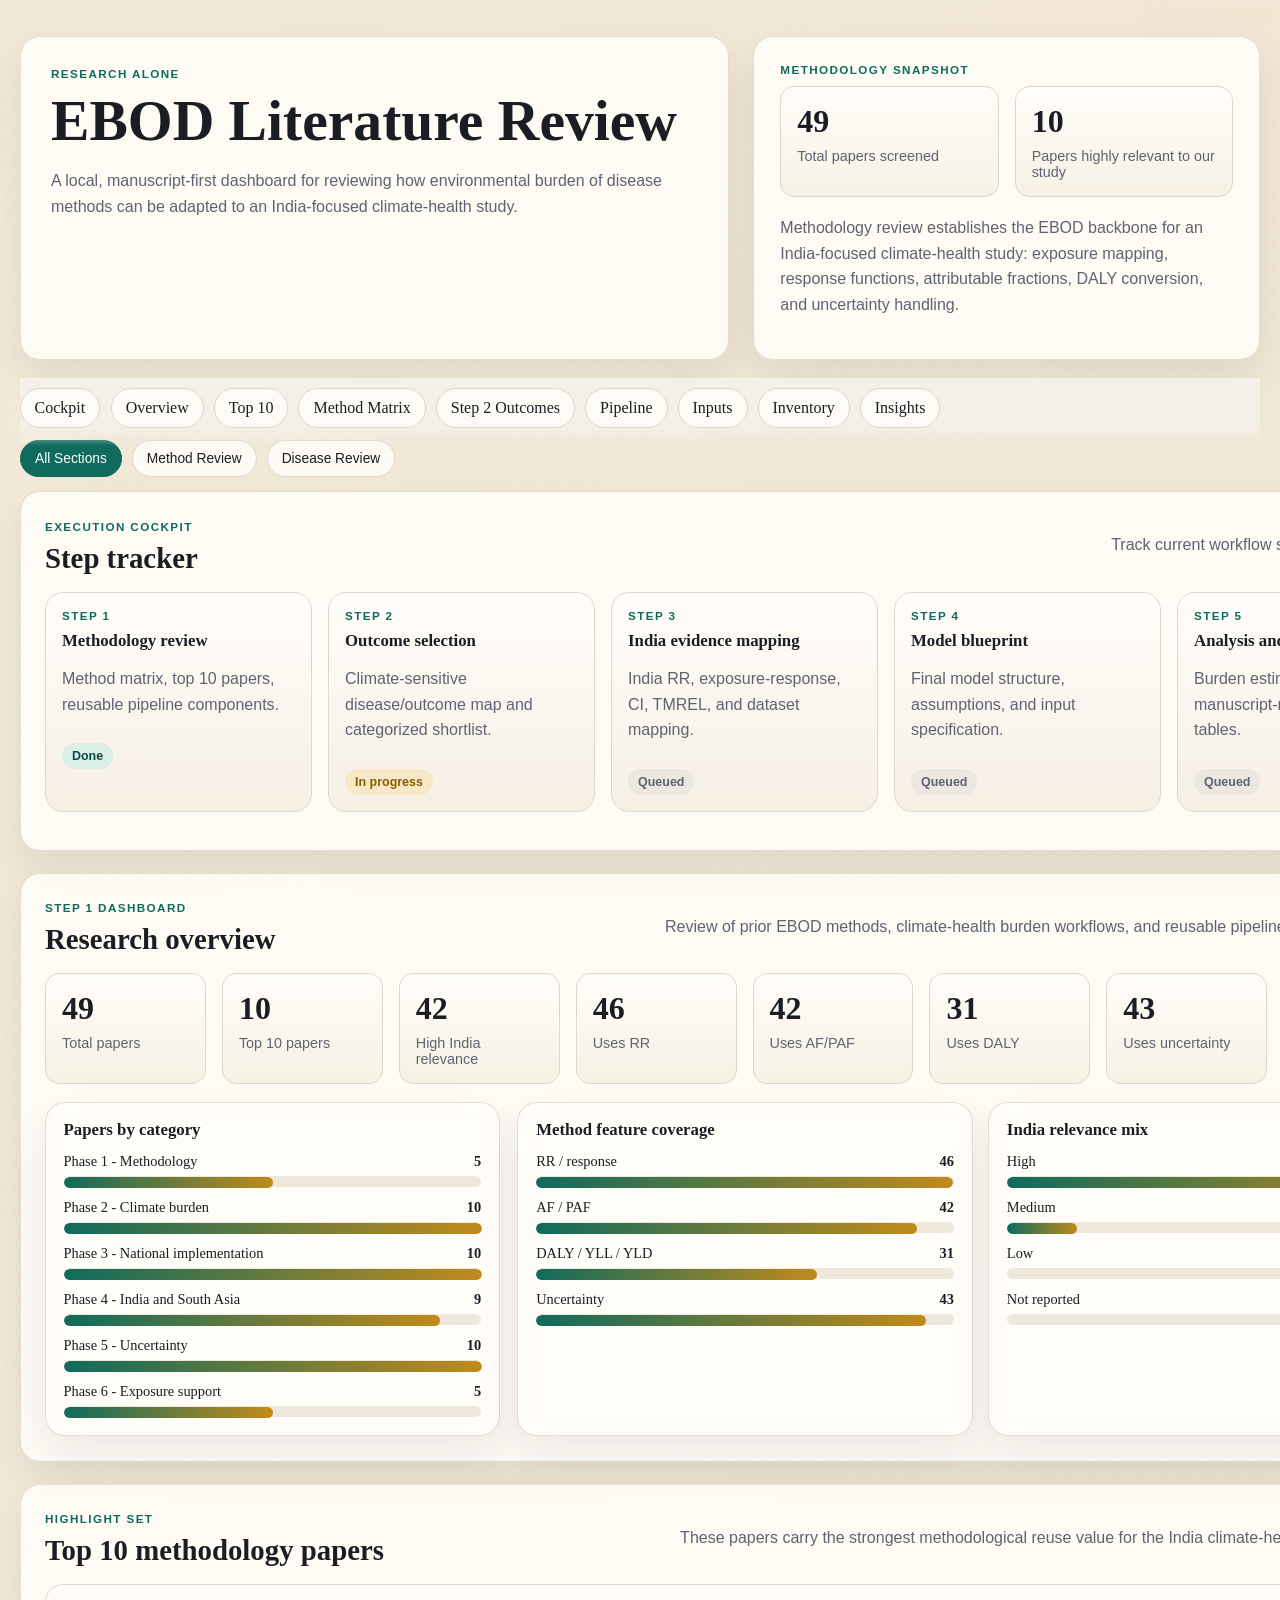
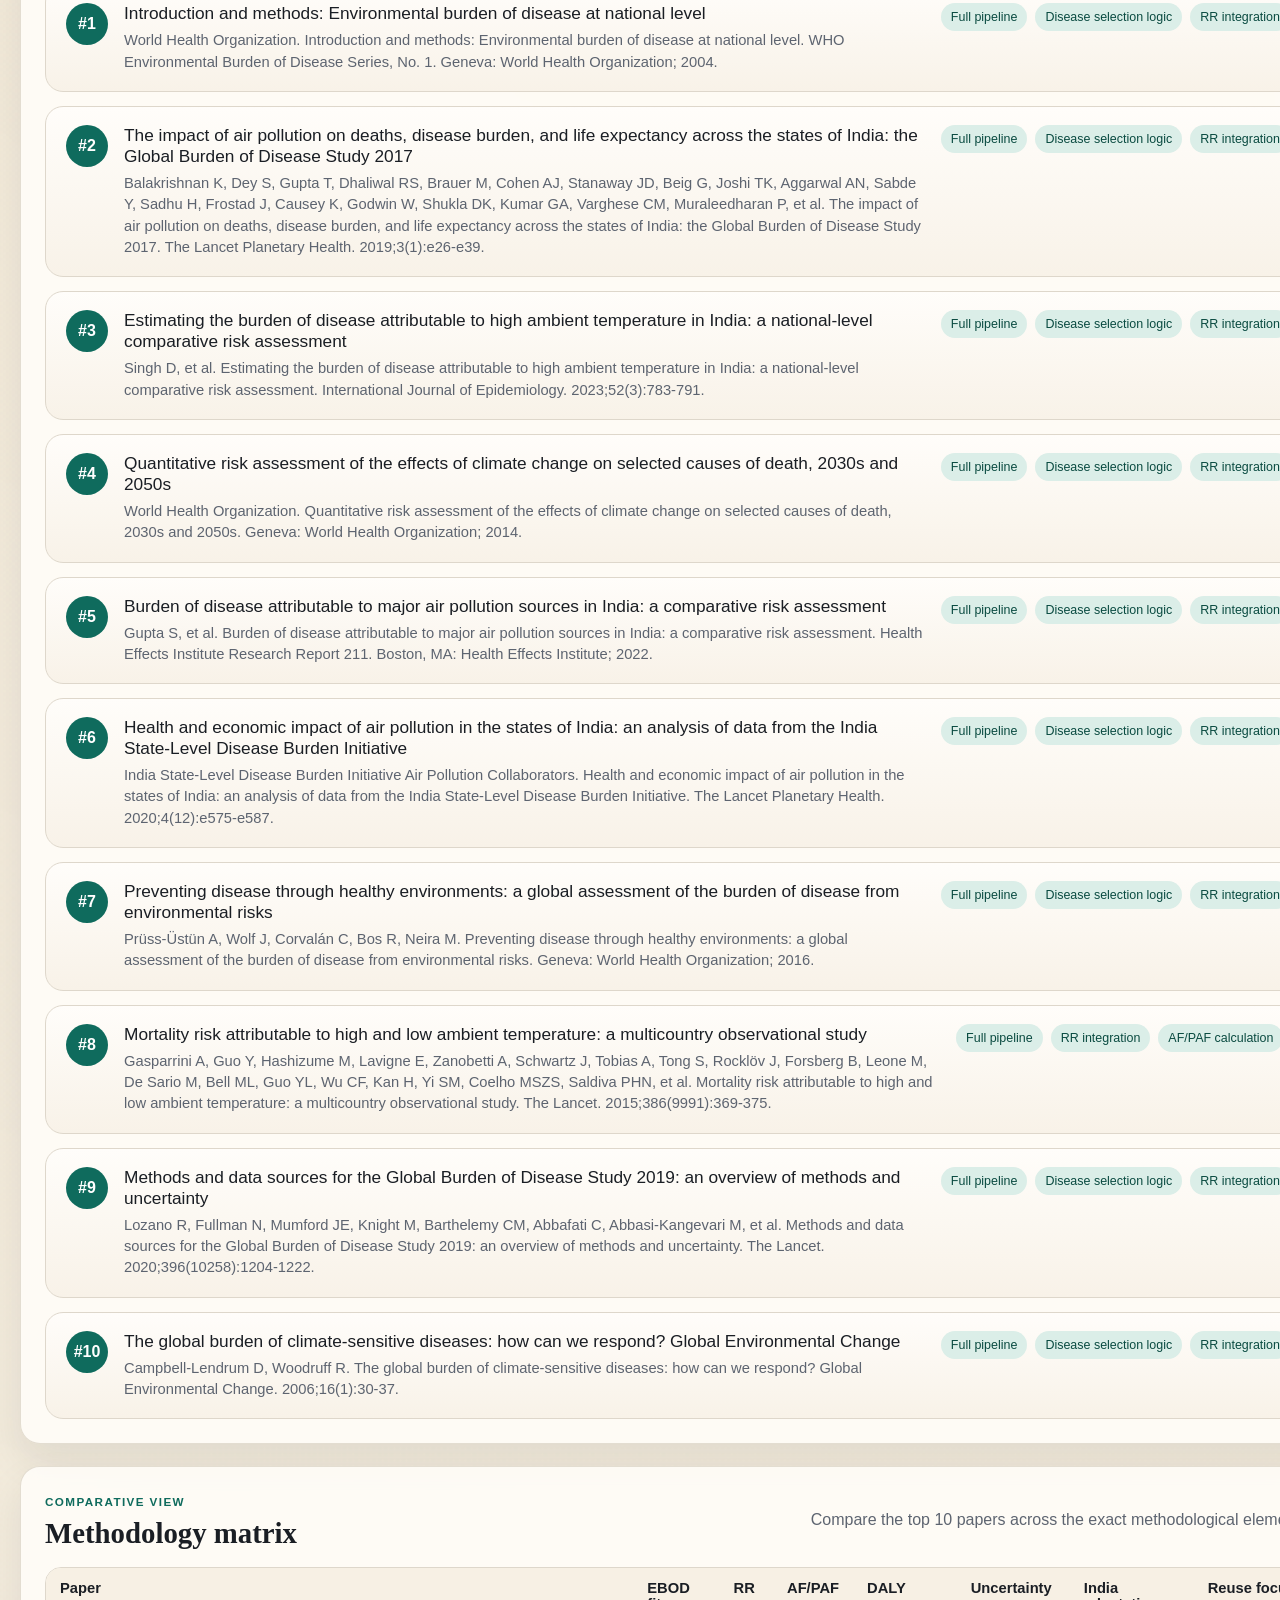
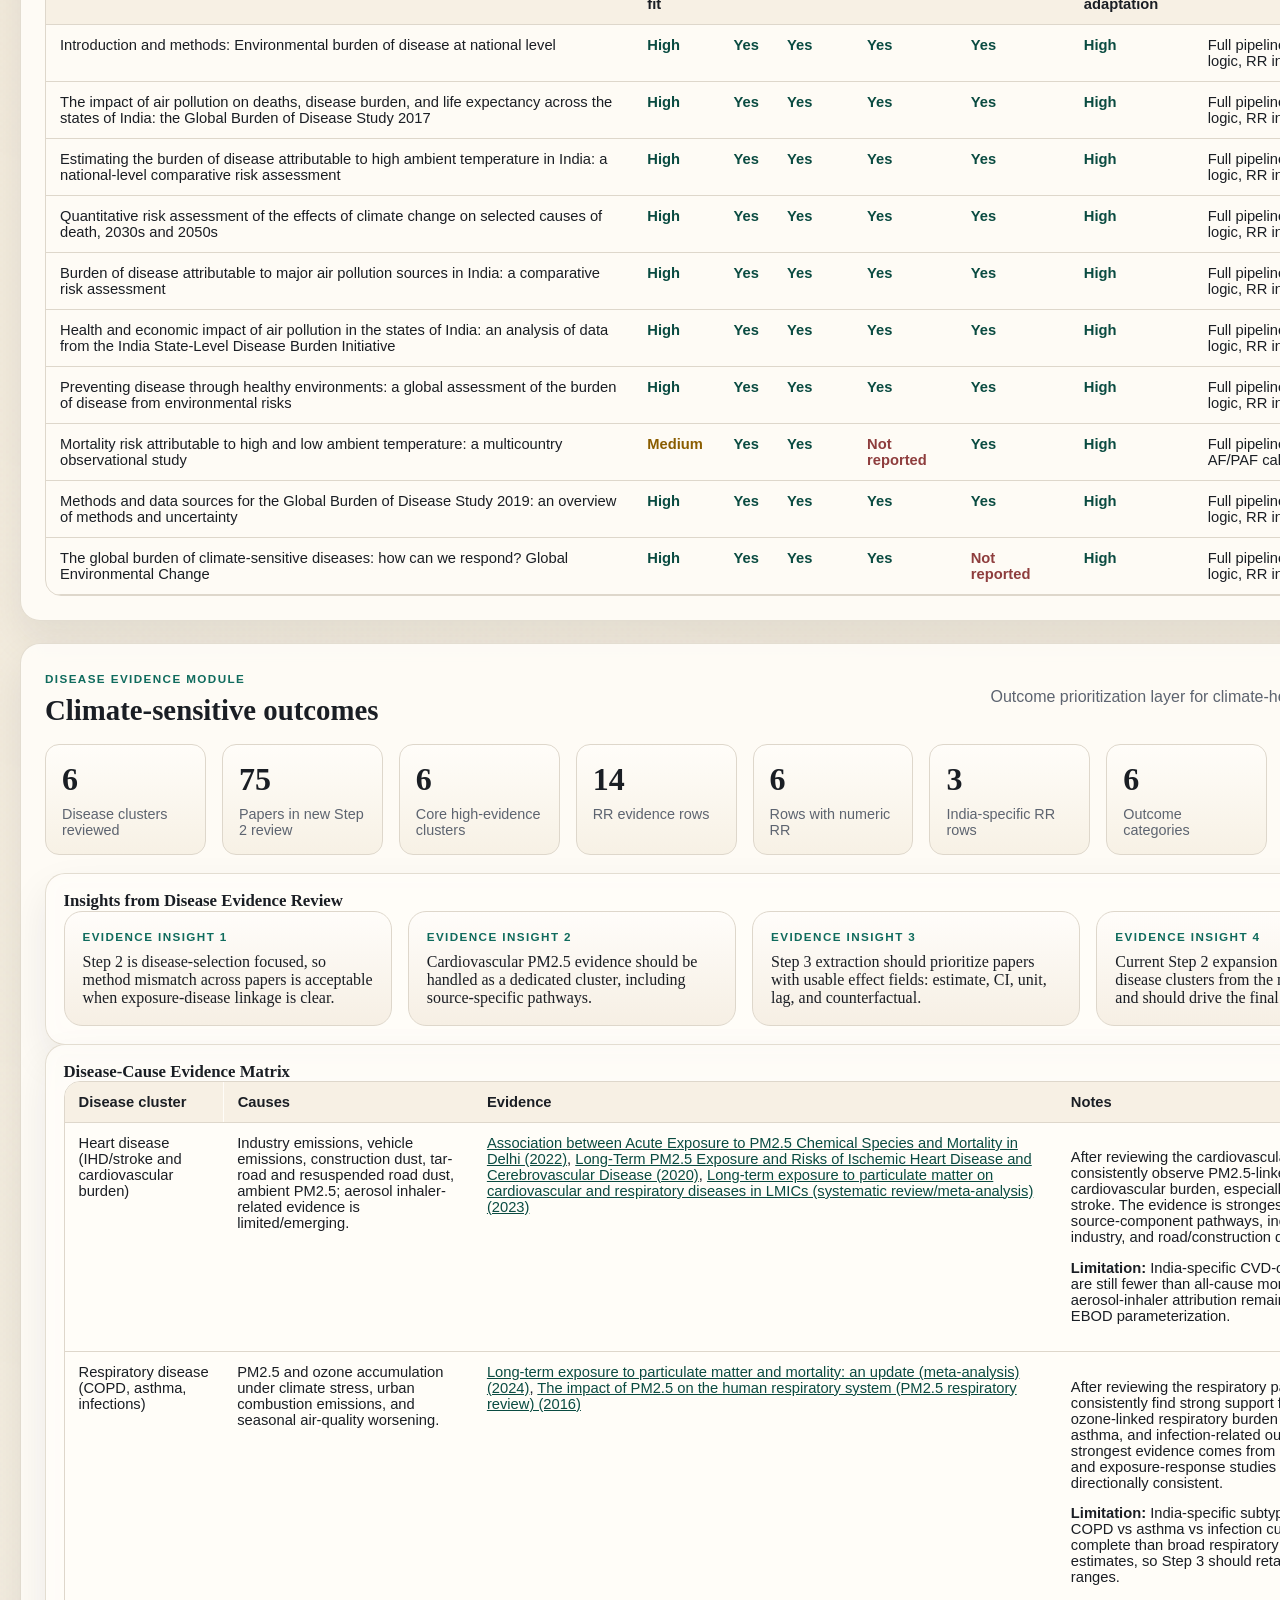
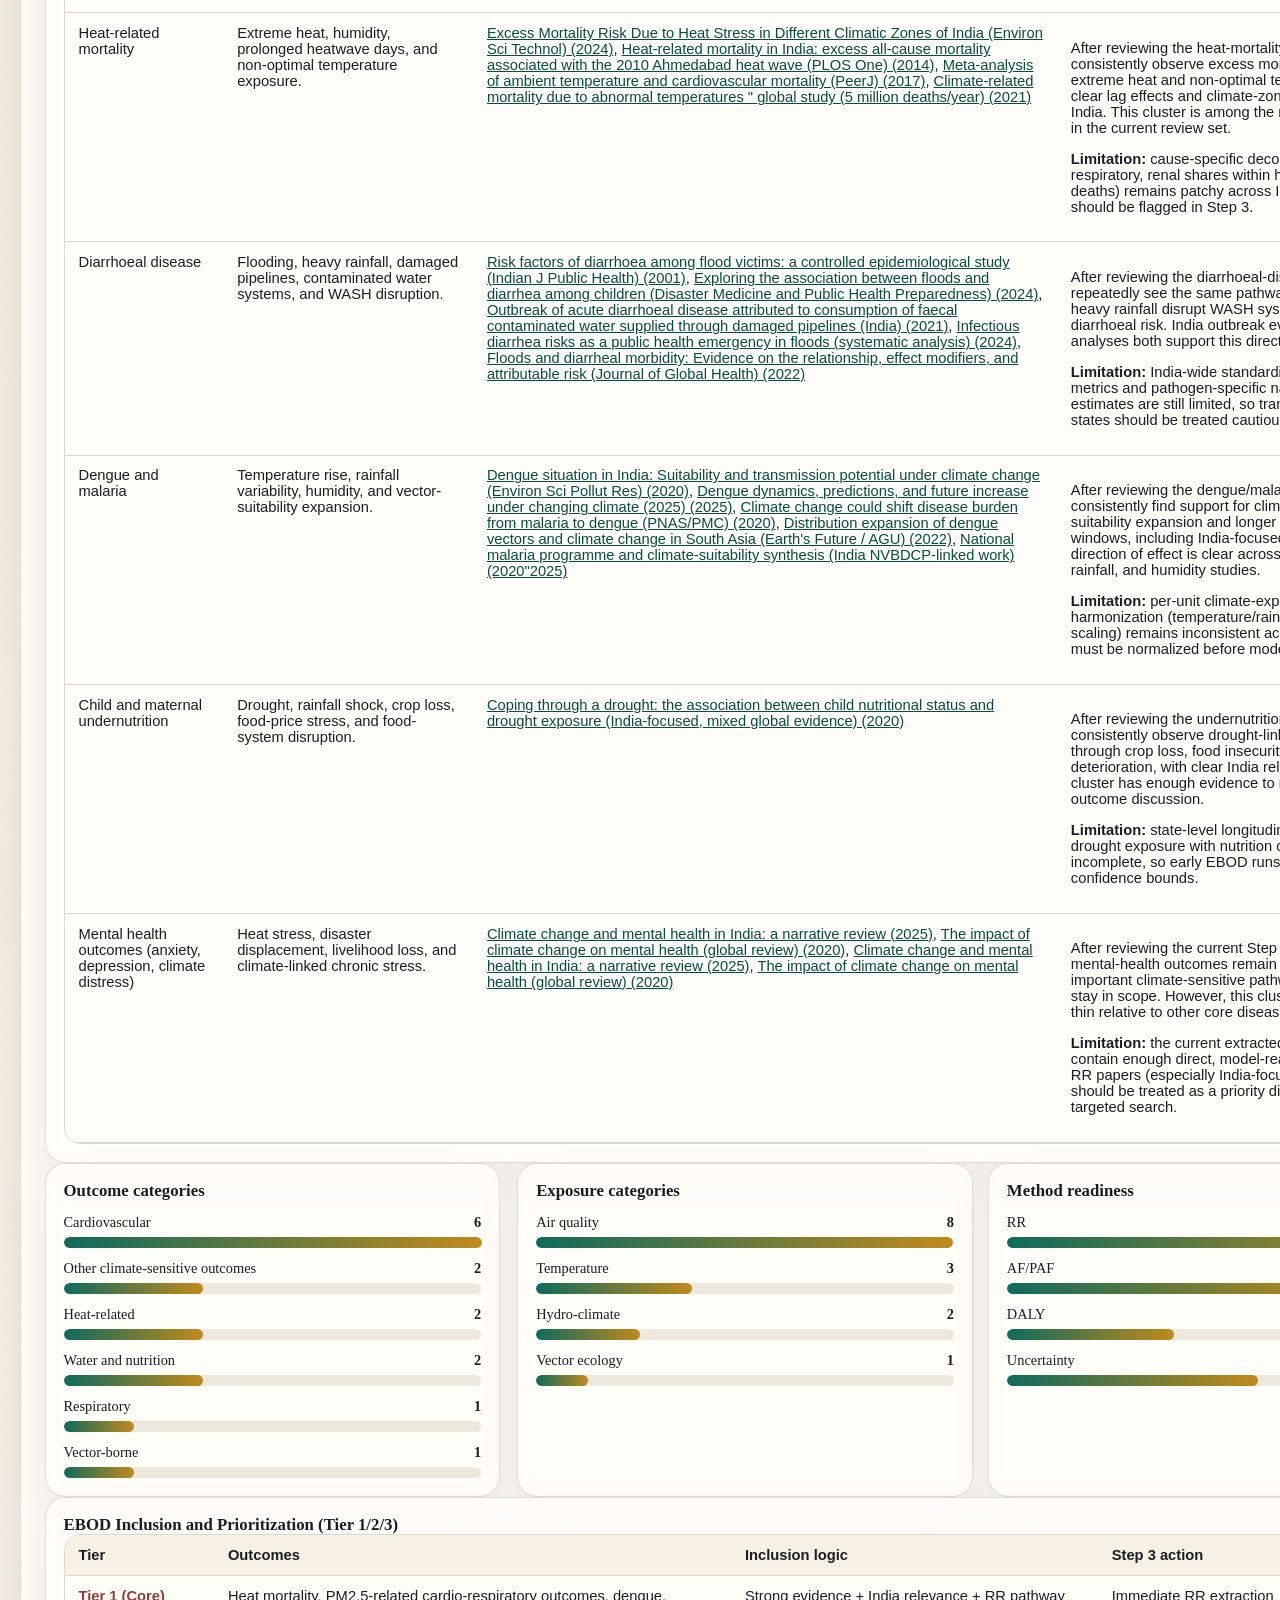
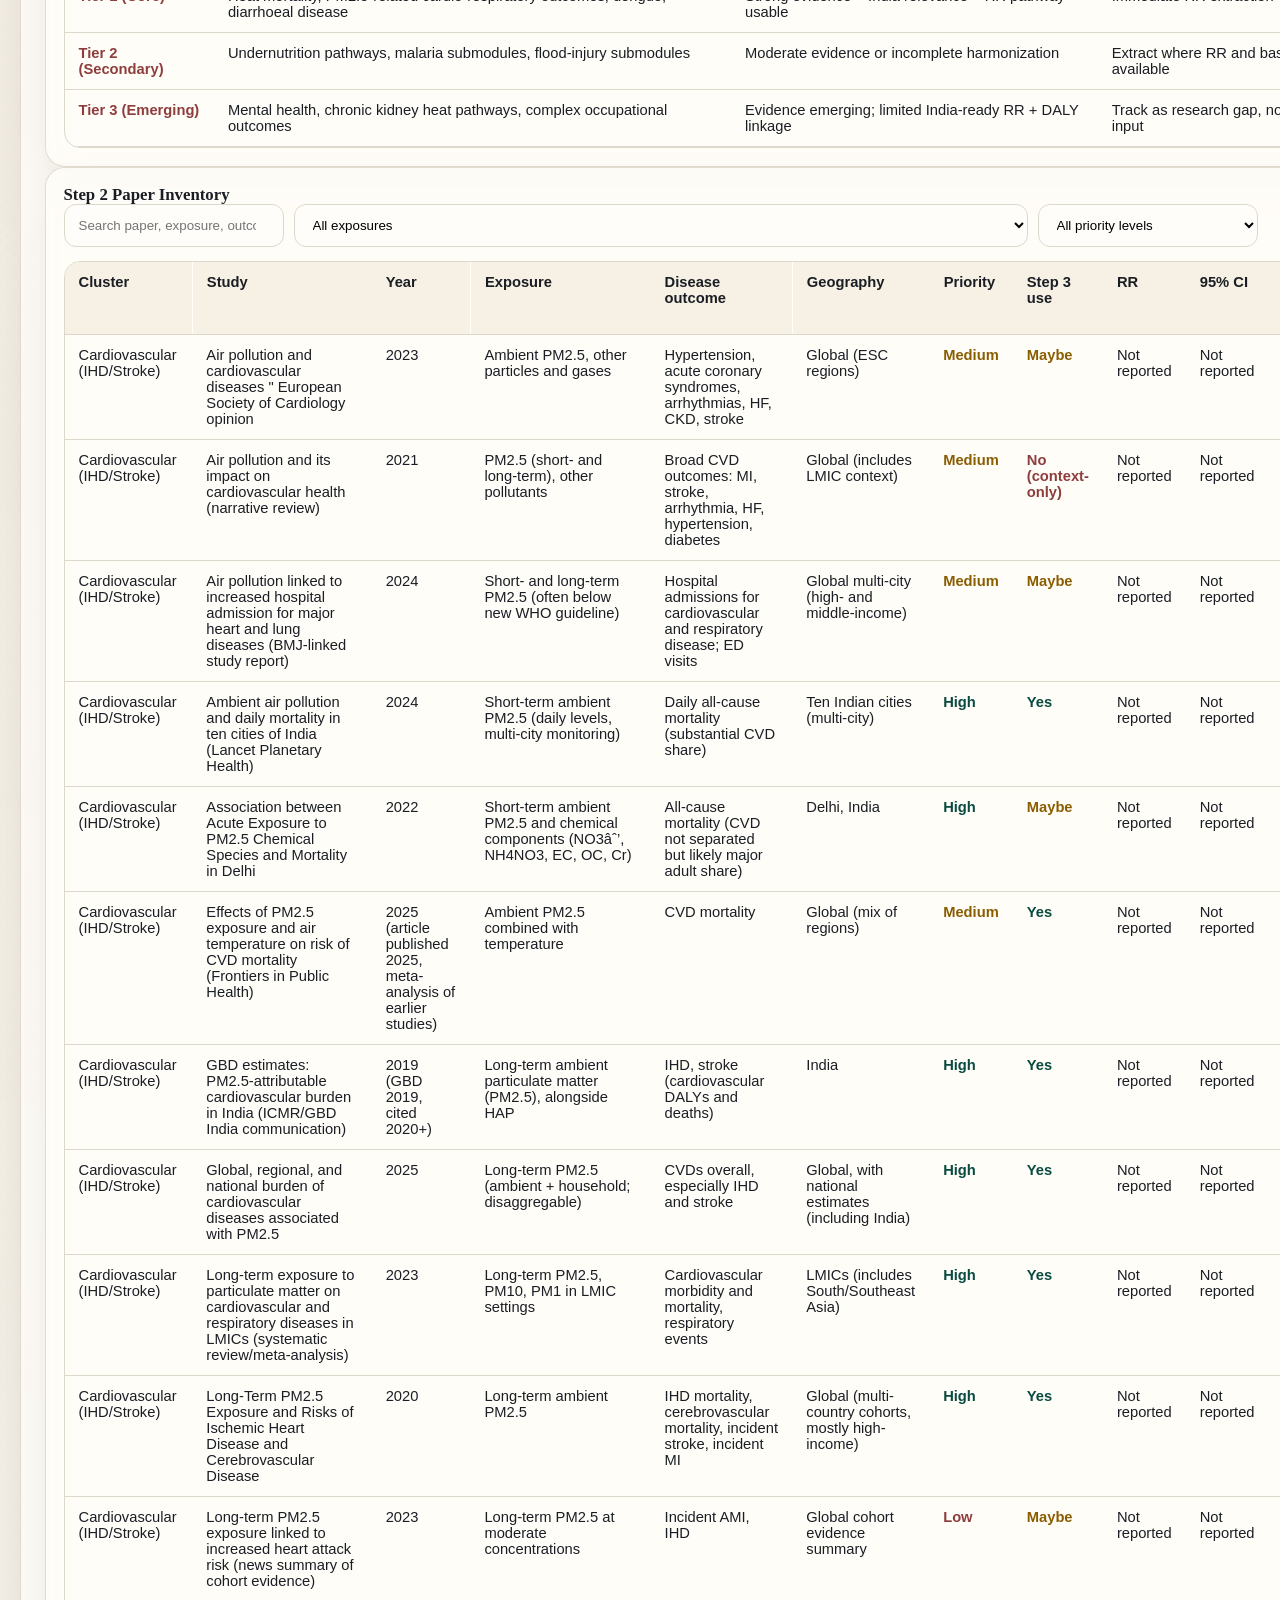
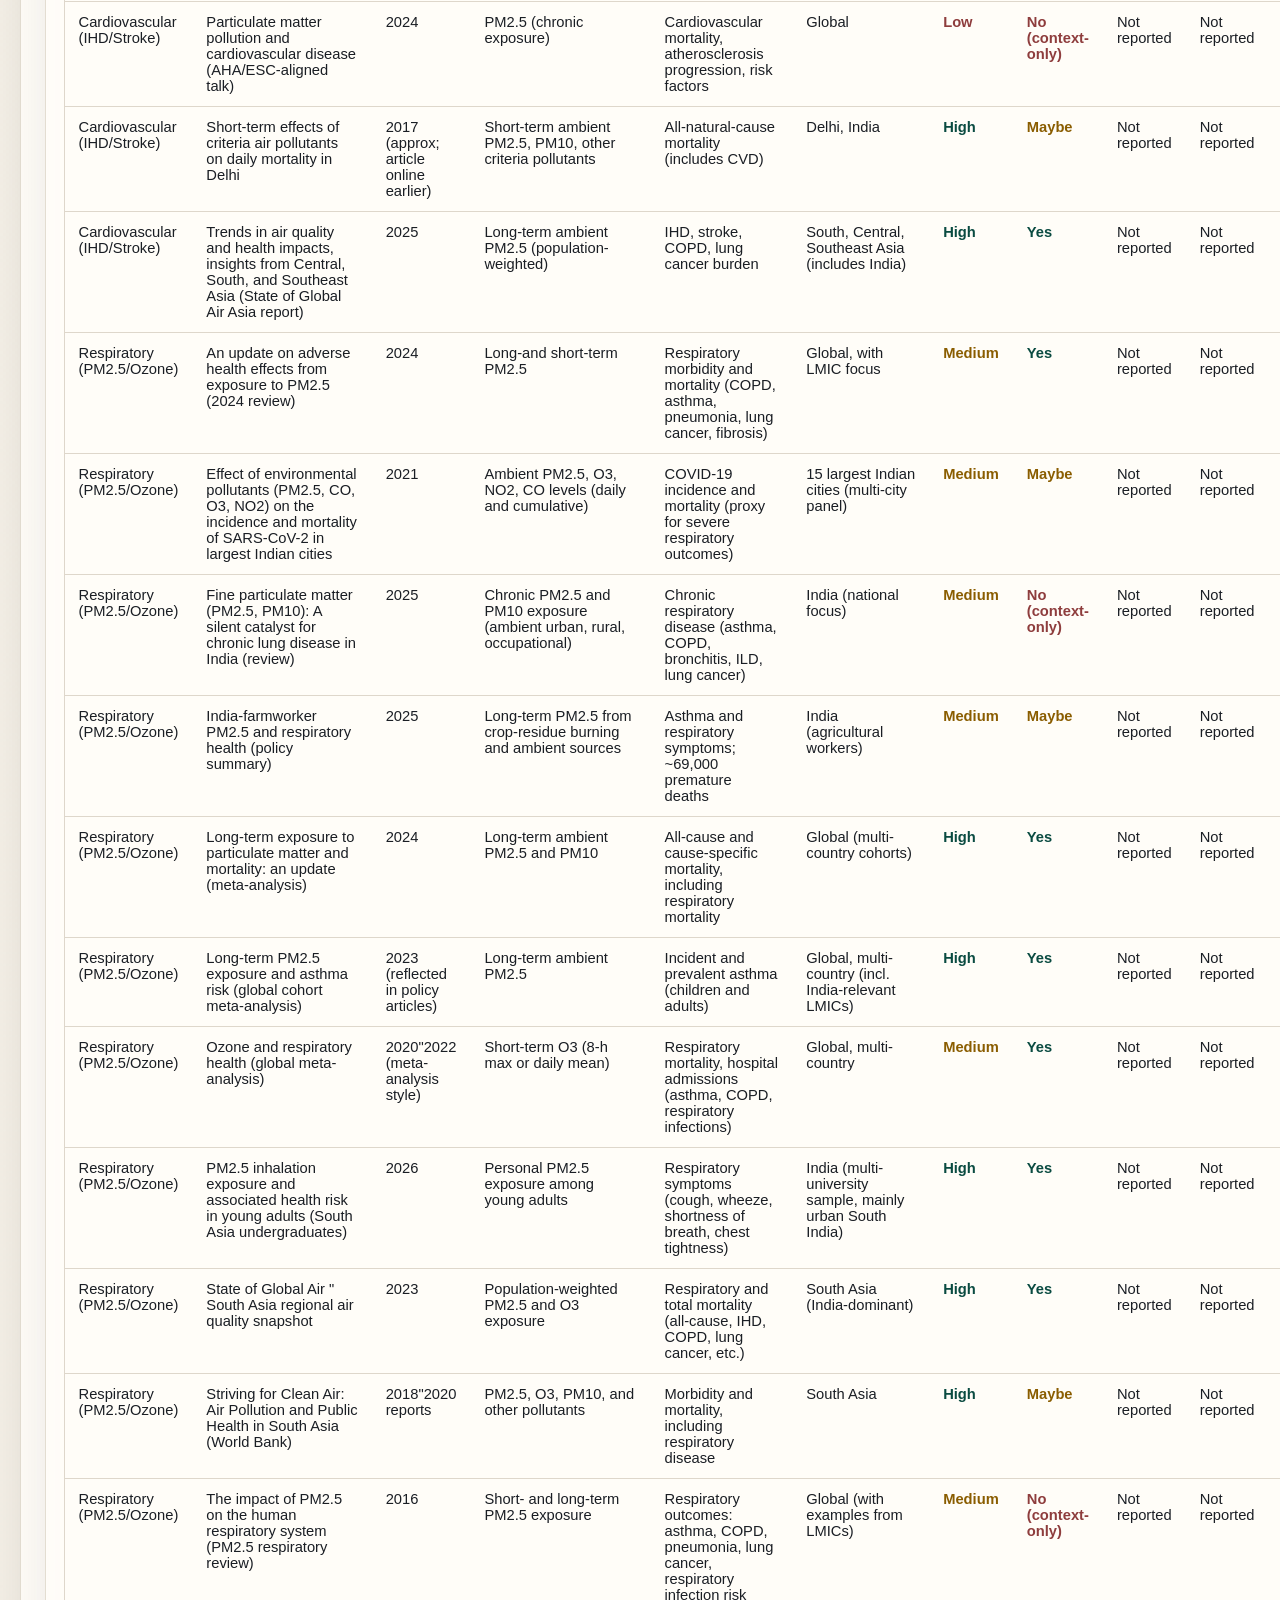
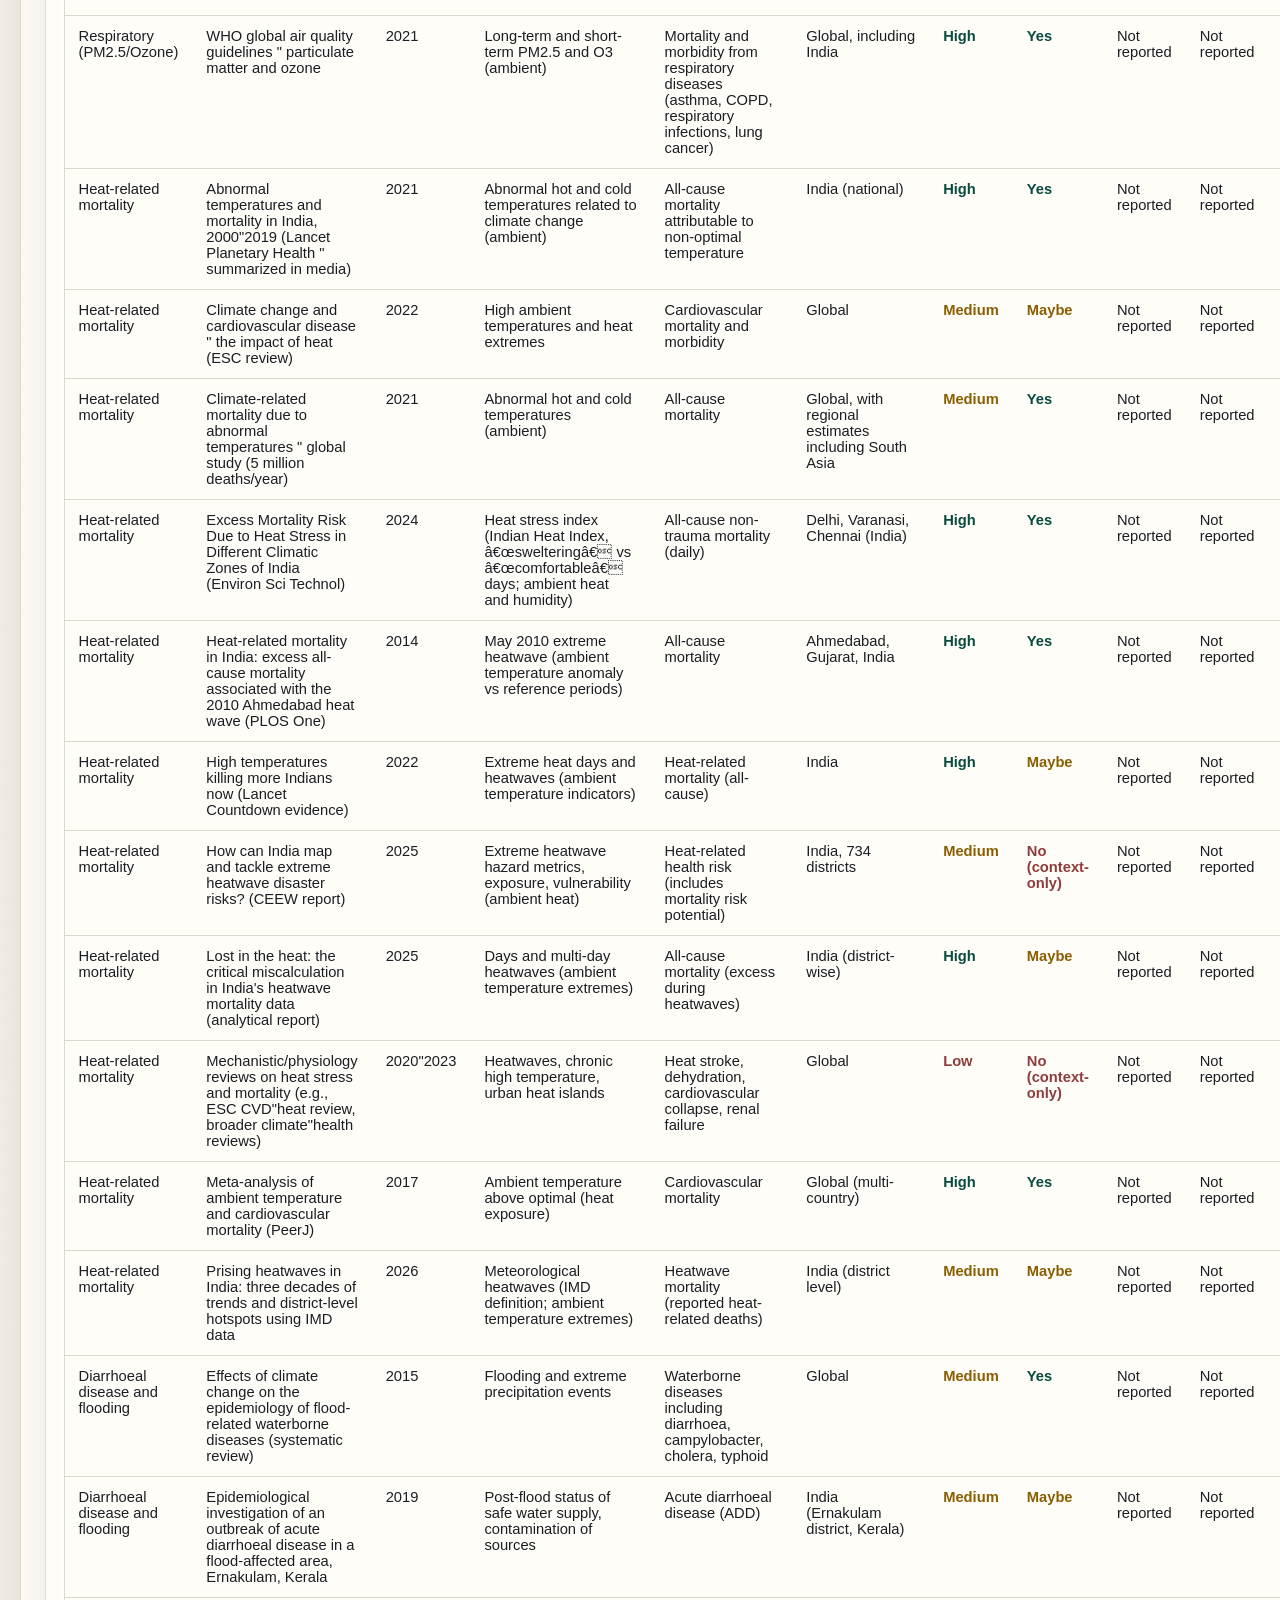
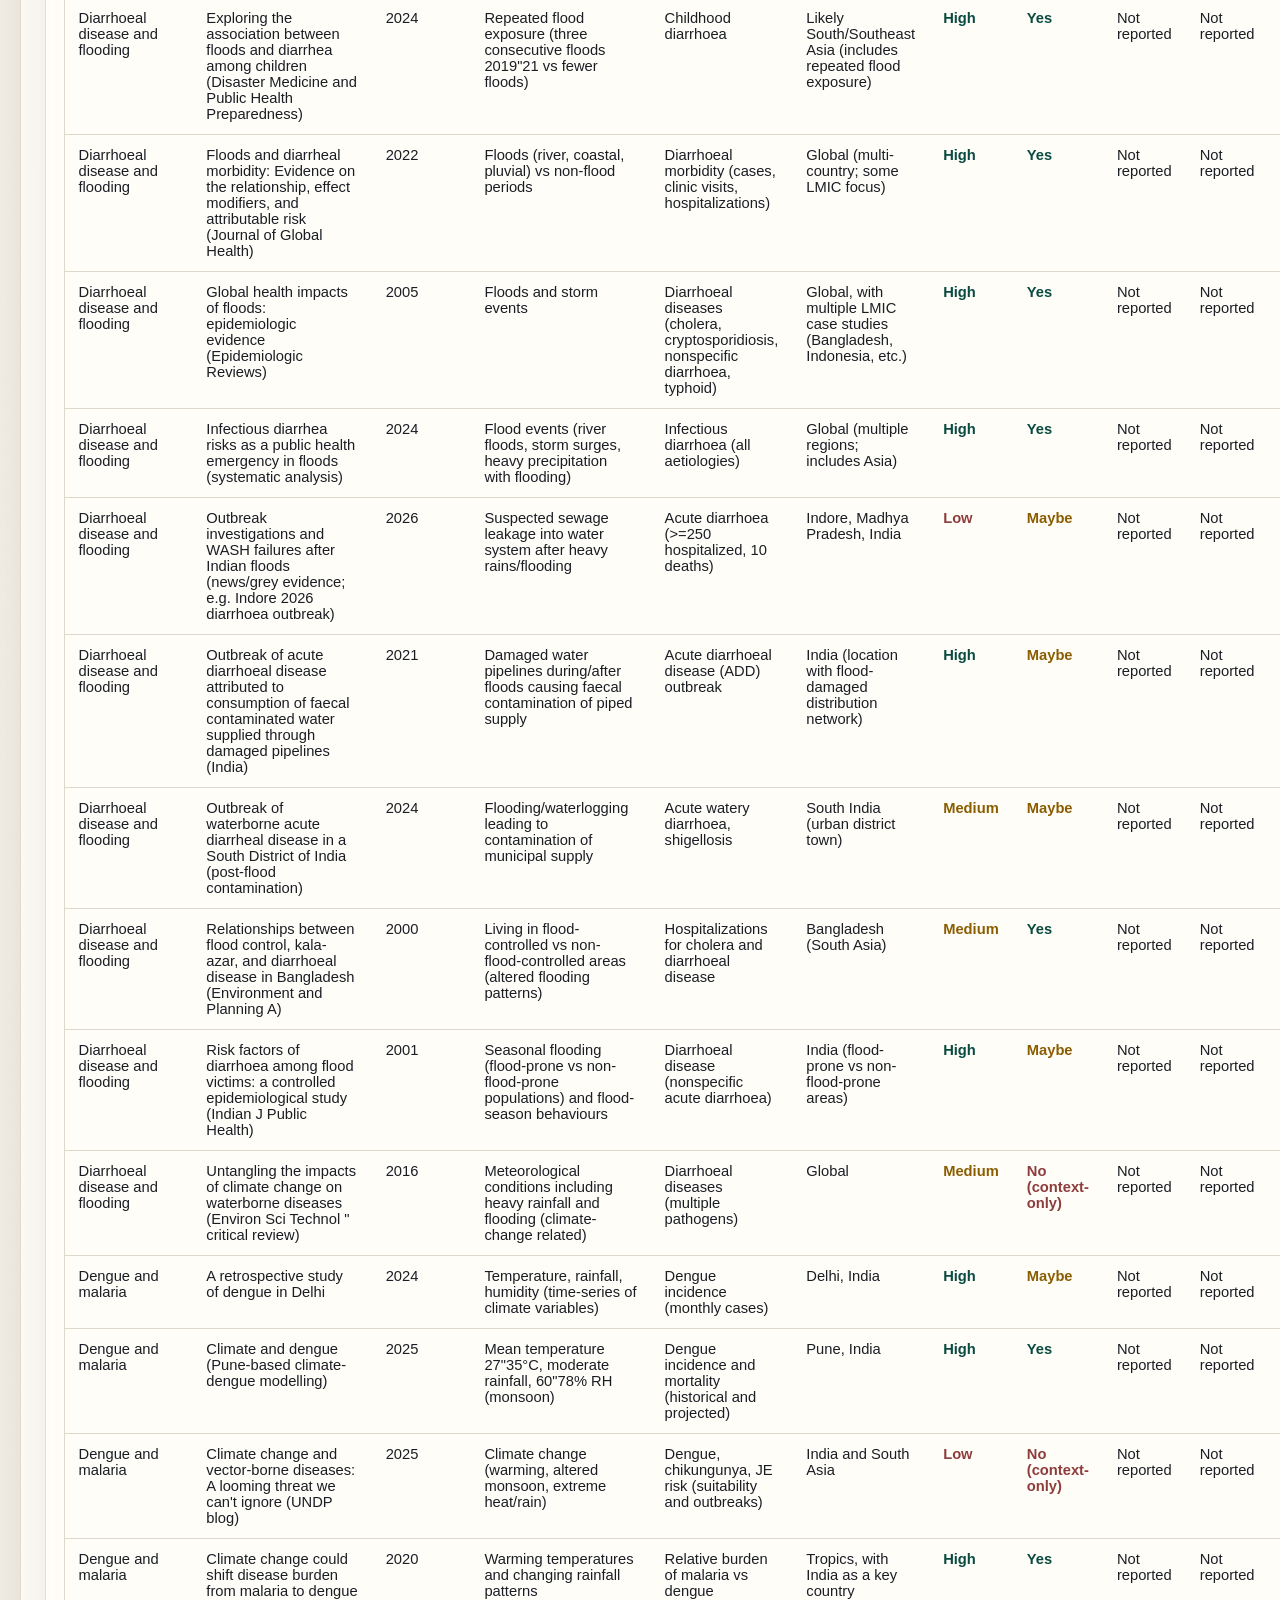
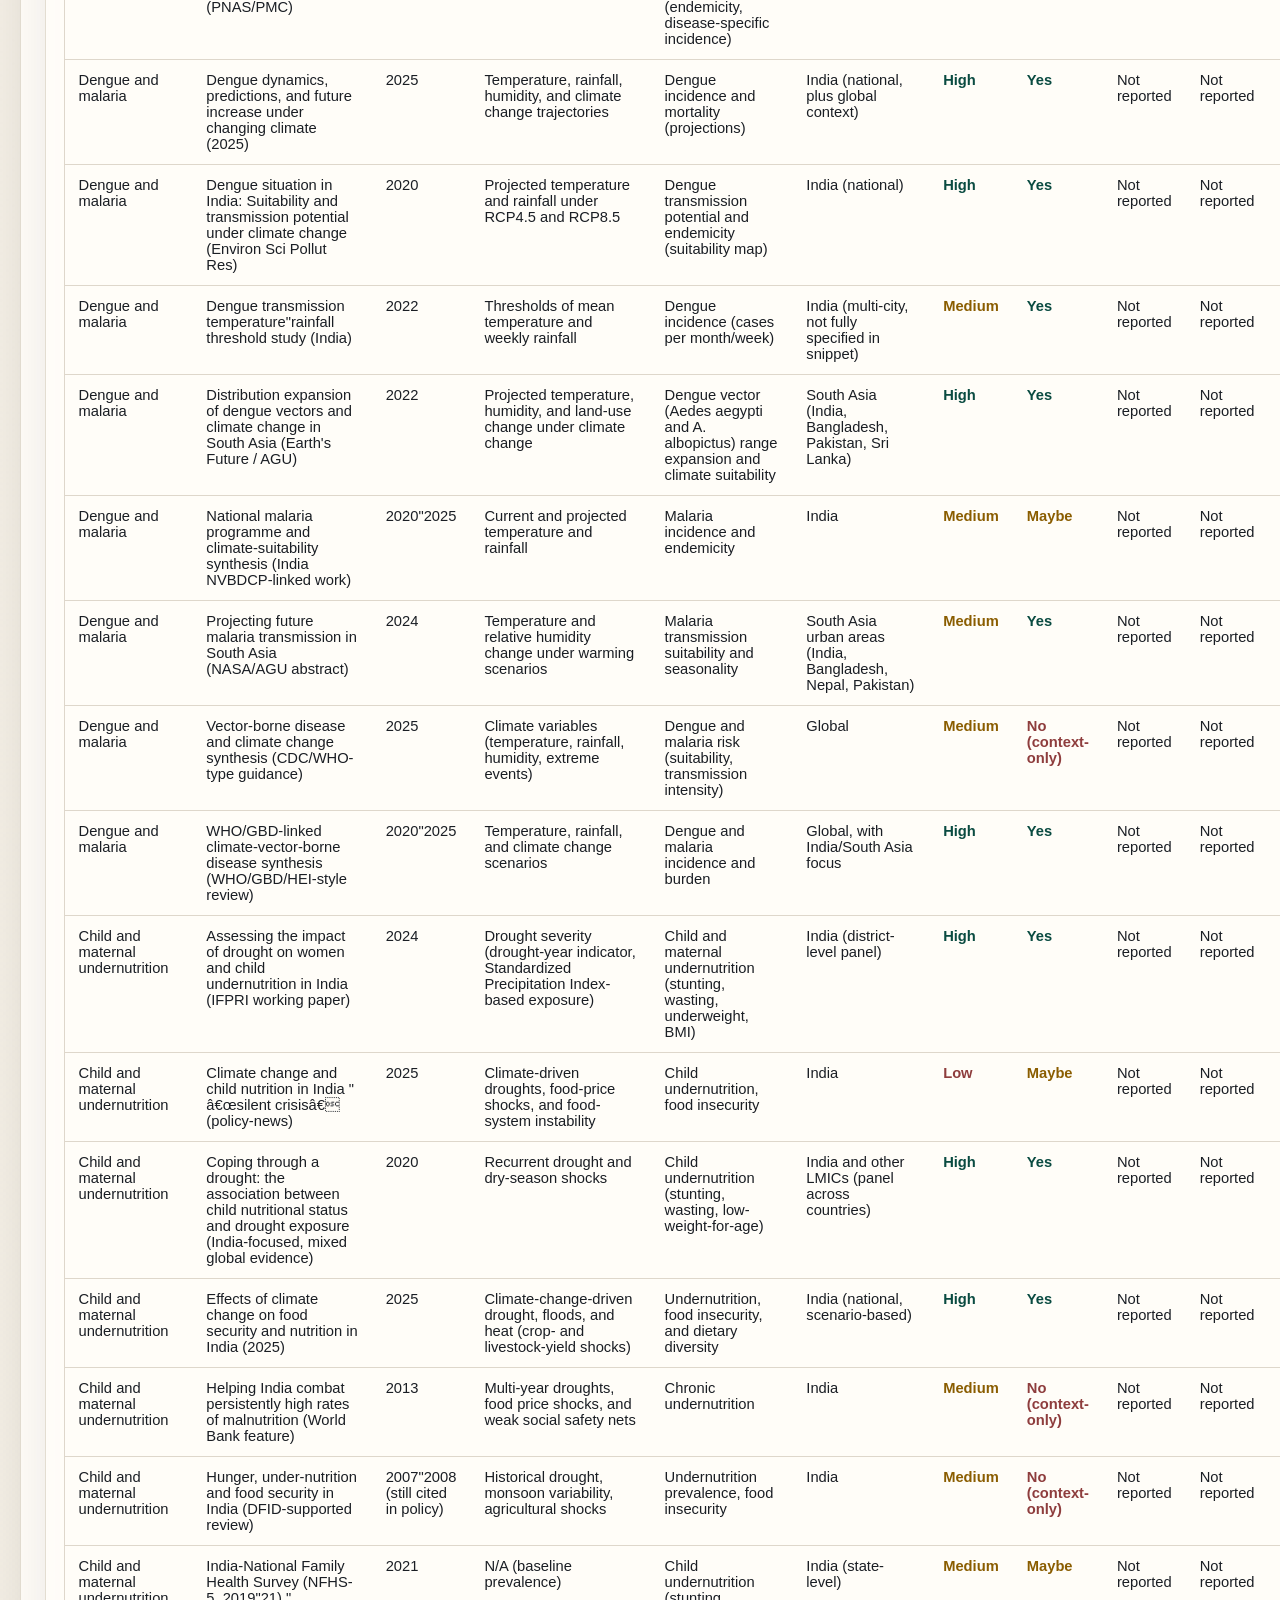
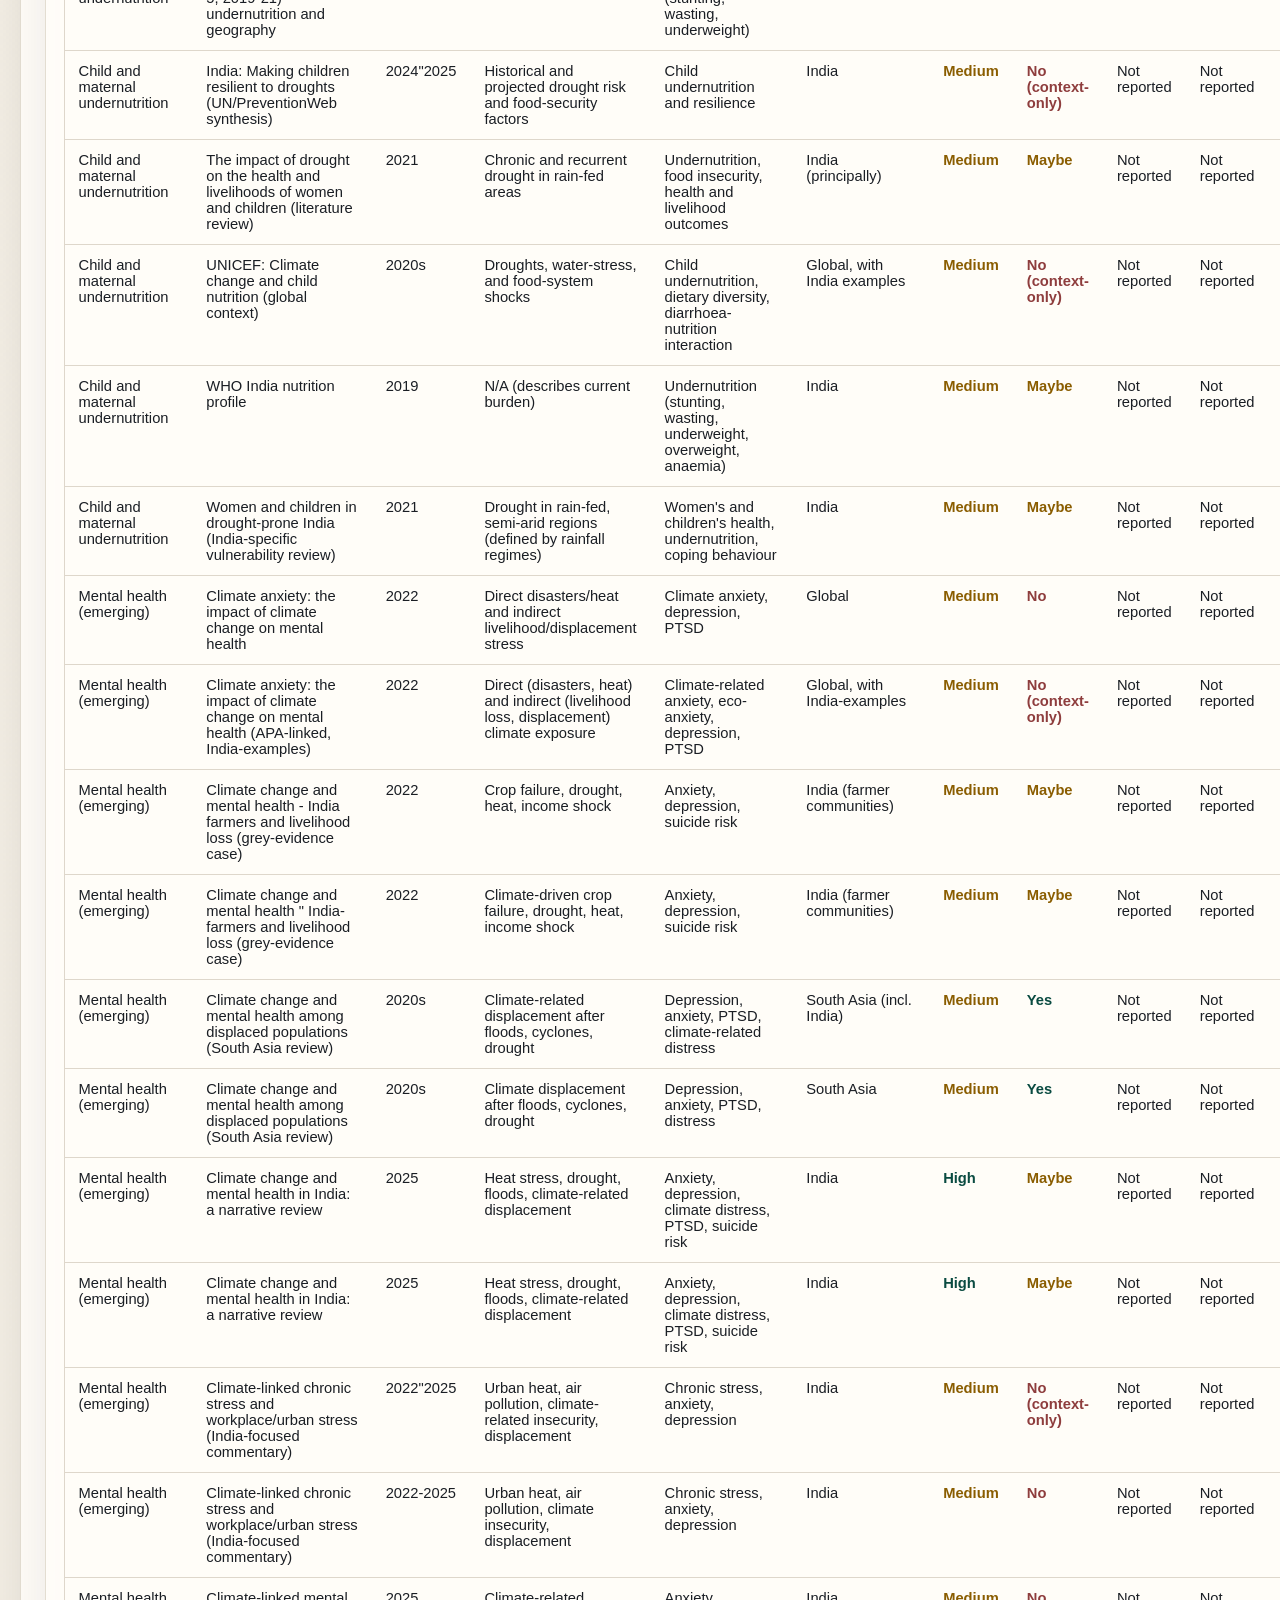
<file: index.html>
<!DOCTYPE html>
<html lang="en">
  <head>
    <meta charset="UTF-8" />
    <meta name="viewport" content="width=device-width, initial-scale=1.0" />
    <title>EBOD Literature Review</title>
    <link rel="stylesheet" href="styles.css" />
  </head>
  <body>
    <header class="hero">
      <div class="hero__copy">
        <p class="eyebrow">Research alone</p>
        <h1>EBOD Literature Review</h1>
        <p class="hero__text">
          A local, manuscript-first dashboard for reviewing how environmental
          burden of disease methods can be adapted to an India-focused
          climate-health study.
        </p>
      </div>
      <div class="hero__panel" id="hero-summary"></div>
    </header>

    <nav class="section-nav">
      <a href="#cockpit">Cockpit</a>
      <a href="#overview">Overview</a>
      <a href="#top10">Top 10</a>
      <a href="#matrix">Method Matrix</a>
      <a href="#step2">Step 2 Outcomes</a>
      <a href="#pipeline">Pipeline</a>
      <a href="#inputs">Inputs</a>
      <a href="#inventory">Inventory</a>
      <a href="#insights">Insights</a>
    </nav>
    <div class="focus-nav">
      <button type="button" class="focus-btn active" data-focus="all">All Sections</button>
      <button type="button" class="focus-btn" data-focus="step1">Method Review</button>
      <button type="button" class="focus-btn" data-focus="step2">Disease Review</button>
    </div>

    <main class="layout">
      <section id="cockpit" class="panel" data-step="meta">
        <div class="section-head">
          <div>
            <p class="eyebrow">Execution cockpit</p>
            <h2>Step tracker</h2>
          </div>
          <p class="section-note">
            Track current workflow status and deliverables.
          </p>
        </div>
        <div id="roadmap-cards" class="roadmap-grid"></div>
      </section>

      <section id="overview" class="panel" data-step="step1">
        <div class="section-head">
          <div>
            <p class="eyebrow">Step 1 dashboard</p>
            <h2>Research overview</h2>
          </div>
          <p class="section-note">
            Review of prior EBOD methods, climate-health burden workflows, and
            reusable pipeline components for India.
          </p>
        </div>
        <div id="kpis" class="kpi-grid"></div>
        <div class="chart-grid">
          <div class="chart-card">
            <h3>Papers by category</h3>
            <div id="category-chart" class="bar-chart"></div>
          </div>
          <div class="chart-card">
            <h3>Method feature coverage</h3>
            <div id="feature-chart" class="bar-chart"></div>
          </div>
          <div class="chart-card">
            <h3>India relevance mix</h3>
            <div id="relevance-chart" class="bar-chart"></div>
          </div>
        </div>
      </section>

      <section id="top10" class="panel" data-step="step1">
        <div class="section-head">
          <div>
            <p class="eyebrow">Highlight set</p>
            <h2>Top 10 methodology papers</h2>
          </div>
          <p class="section-note">
            These papers carry the strongest methodological reuse value for the
            India climate-health EBOD manuscript.
          </p>
        </div>
        <div id="top10-list" class="top10-list"></div>
      </section>

      <section id="matrix" class="panel" data-step="step1">
        <div class="section-head">
          <div>
            <p class="eyebrow">Comparative view</p>
            <h2>Methodology matrix</h2>
          </div>
          <p class="section-note">
            Compare the top 10 papers across the exact methodological elements
            needed for Step 1.
          </p>
        </div>
        <div class="table-wrap">
          <table id="matrix-table"></table>
        </div>
      </section>

      <section id="step2" class="panel" data-step="step2">
        <div class="section-head">
          <div>
            <p class="eyebrow">Disease evidence module</p>
            <h2>Climate-sensitive outcomes</h2>
          </div>
          <p class="section-note">
            Outcome prioritization layer for climate-health disease selection.
          </p>
        </div>
        <div id="step2-kpis" class="kpi-grid"></div>
        <div class="chart-card">
          <h3>Insights from Disease Evidence Review</h3>
          <div id="step2-disease-insights" class="insight-grid"></div>
        </div>
        <div class="chart-grid">
          <div class="chart-card">
            <h3>Disease-Cause Evidence Matrix</h3>
            <div id="step2-framework-table-wrap" class="table-wrap">
              <table id="step2-framework-table"></table>
            </div>
          </div>
        </div>
        <div class="chart-grid">
          <div class="chart-card">
            <h3>Outcome categories</h3>
            <div id="step2-outcome-chart" class="bar-chart"></div>
          </div>
          <div class="chart-card">
            <h3>Exposure categories</h3>
            <div id="step2-exposure-chart" class="bar-chart"></div>
          </div>
          <div class="chart-card">
            <h3>Method readiness</h3>
            <div id="step2-method-chart" class="bar-chart"></div>
          </div>
        </div>
        <div class="chart-card">
          <h3>EBOD Inclusion and Prioritization (Tier 1/2/3)</h3>
          <div class="table-wrap">
            <table id="step2-priority-table"></table>
          </div>
        </div>
        <div class="chart-card">
          <h3>Step 2 Paper Inventory</h3>
          <div class="toolbar">
            <input id="step2-paper-search" type="search" placeholder="Search paper, exposure, outcome..." />
            <select id="step2-paper-exposure-filter"></select>
            <select id="step2-paper-priority-filter"></select>
          </div>
          <div class="table-wrap">
            <table id="step2-paper-table"></table>
          </div>
        </div>
        <div class="chart-card">
          <h3>Climate -> Pathway -> Outcome Map</h3>
          <div id="step2-pathway-map" class="bar-chart"></div>
        </div>
      </section>

      <section id="pipeline" class="panel" data-step="step1">
        <div class="section-head">
          <div>
            <p class="eyebrow">Common workflow</p>
            <h2>EBOD pipeline</h2>
          </div>
          <p class="section-note">
            Common workflow defined in most papers.
          </p>
        </div>
        <div id="pipeline-flow" class="pipeline-flow"></div>
      </section>

      <section id="inputs" class="panel" data-step="step1">
        <div class="section-head">
          <div>
            <p class="eyebrow">Data requirements</p>
            <h2>Common inputs and methods</h2>
          </div>
          <p class="section-note">
            Repeated data needs and framework components across papers.
          </p>
        </div>
        <div class="chart-grid">
          <div class="chart-card">
            <h3>Common inputs</h3>
            <div id="inputs-chart" class="bar-chart"></div>
          </div>
          <div class="chart-card">
            <h3>Framework families</h3>
            <div id="framework-chart" class="bar-chart"></div>
          </div>
        </div>
      </section>

      <section id="inventory" class="panel" data-step="step1">
        <div class="section-head">
          <div>
            <p class="eyebrow">Full evidence base</p>
            <h2>Paper inventory</h2>
          </div>
          <p class="section-note">
            Search and filter the screened paper inventory across all six
            phases.
          </p>
        </div>
        <div class="toolbar">
          <input id="search-input" type="search" placeholder="Search citation, category, exposure, outcome..." />
          <select id="phase-filter"></select>
          <select id="relevance-filter"></select>
          <select id="disease-filter"></select>
        </div>
        <div class="table-wrap">
          <table id="inventory-table"></table>
        </div>
      </section>

      <section id="insights" class="panel" data-step="step1">
        <div class="section-head">
          <div>
            <p class="eyebrow">Synthesis</p>
            <h2>Insights from literature review</h2>
          </div>
        </div>
        <div id="insight-cards" class="insight-grid"></div>
      </section>
    </main>

    <script src="data.js"></script>
    <script src="step2_review.js"></script>
    <script src="app.js"></script>
  </body>
</html>
</file>
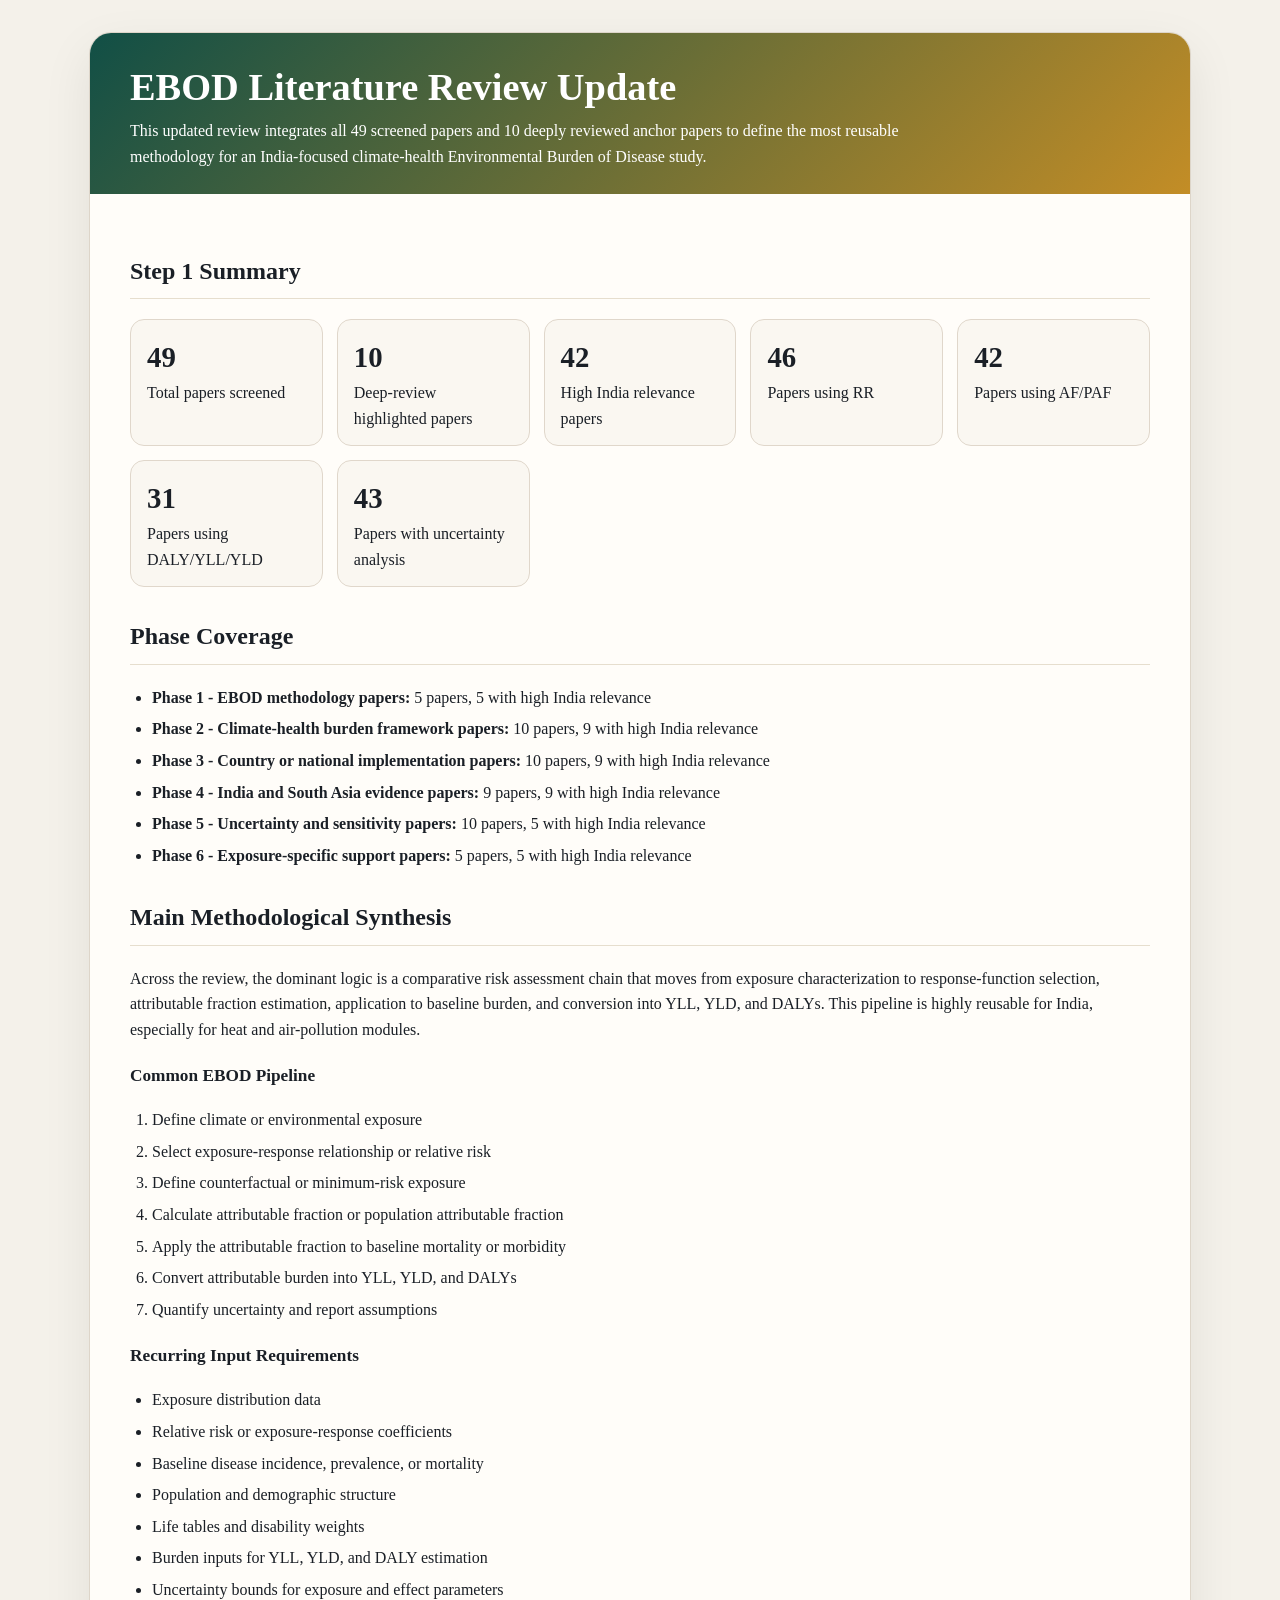
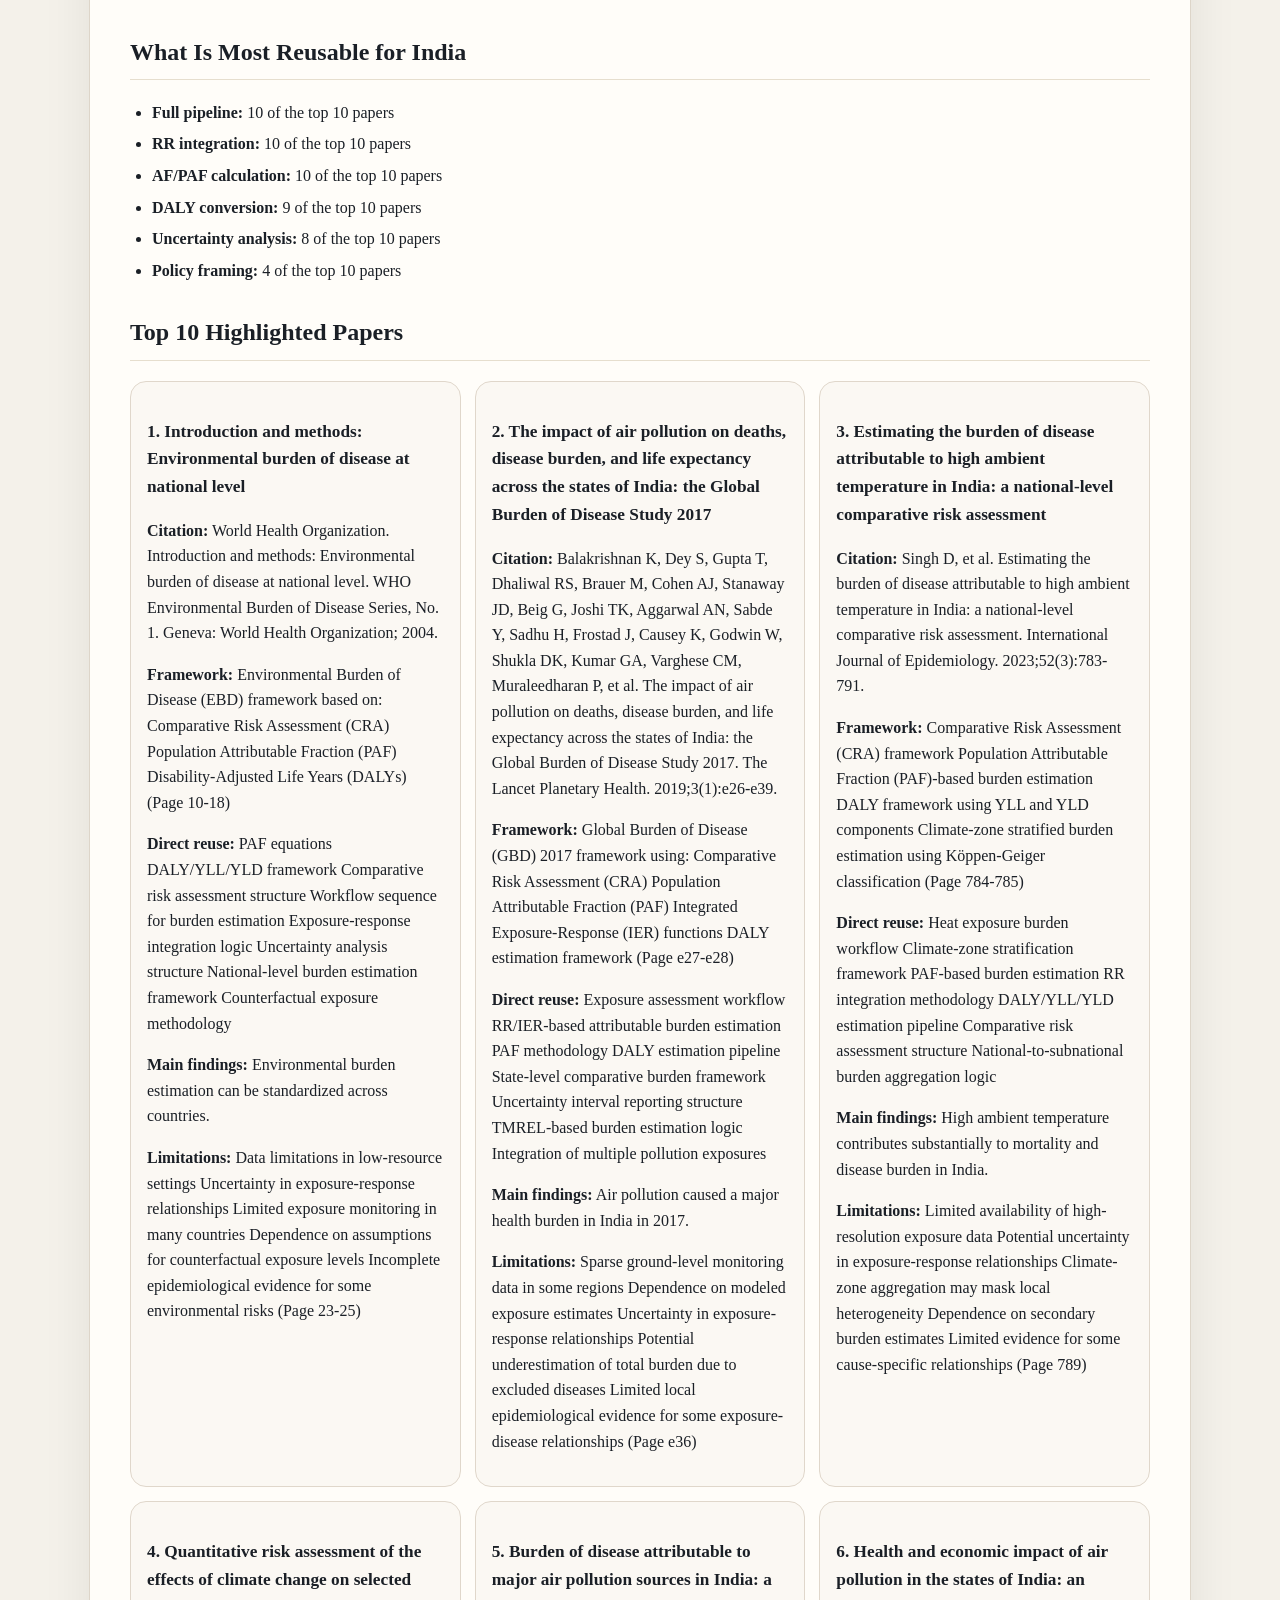
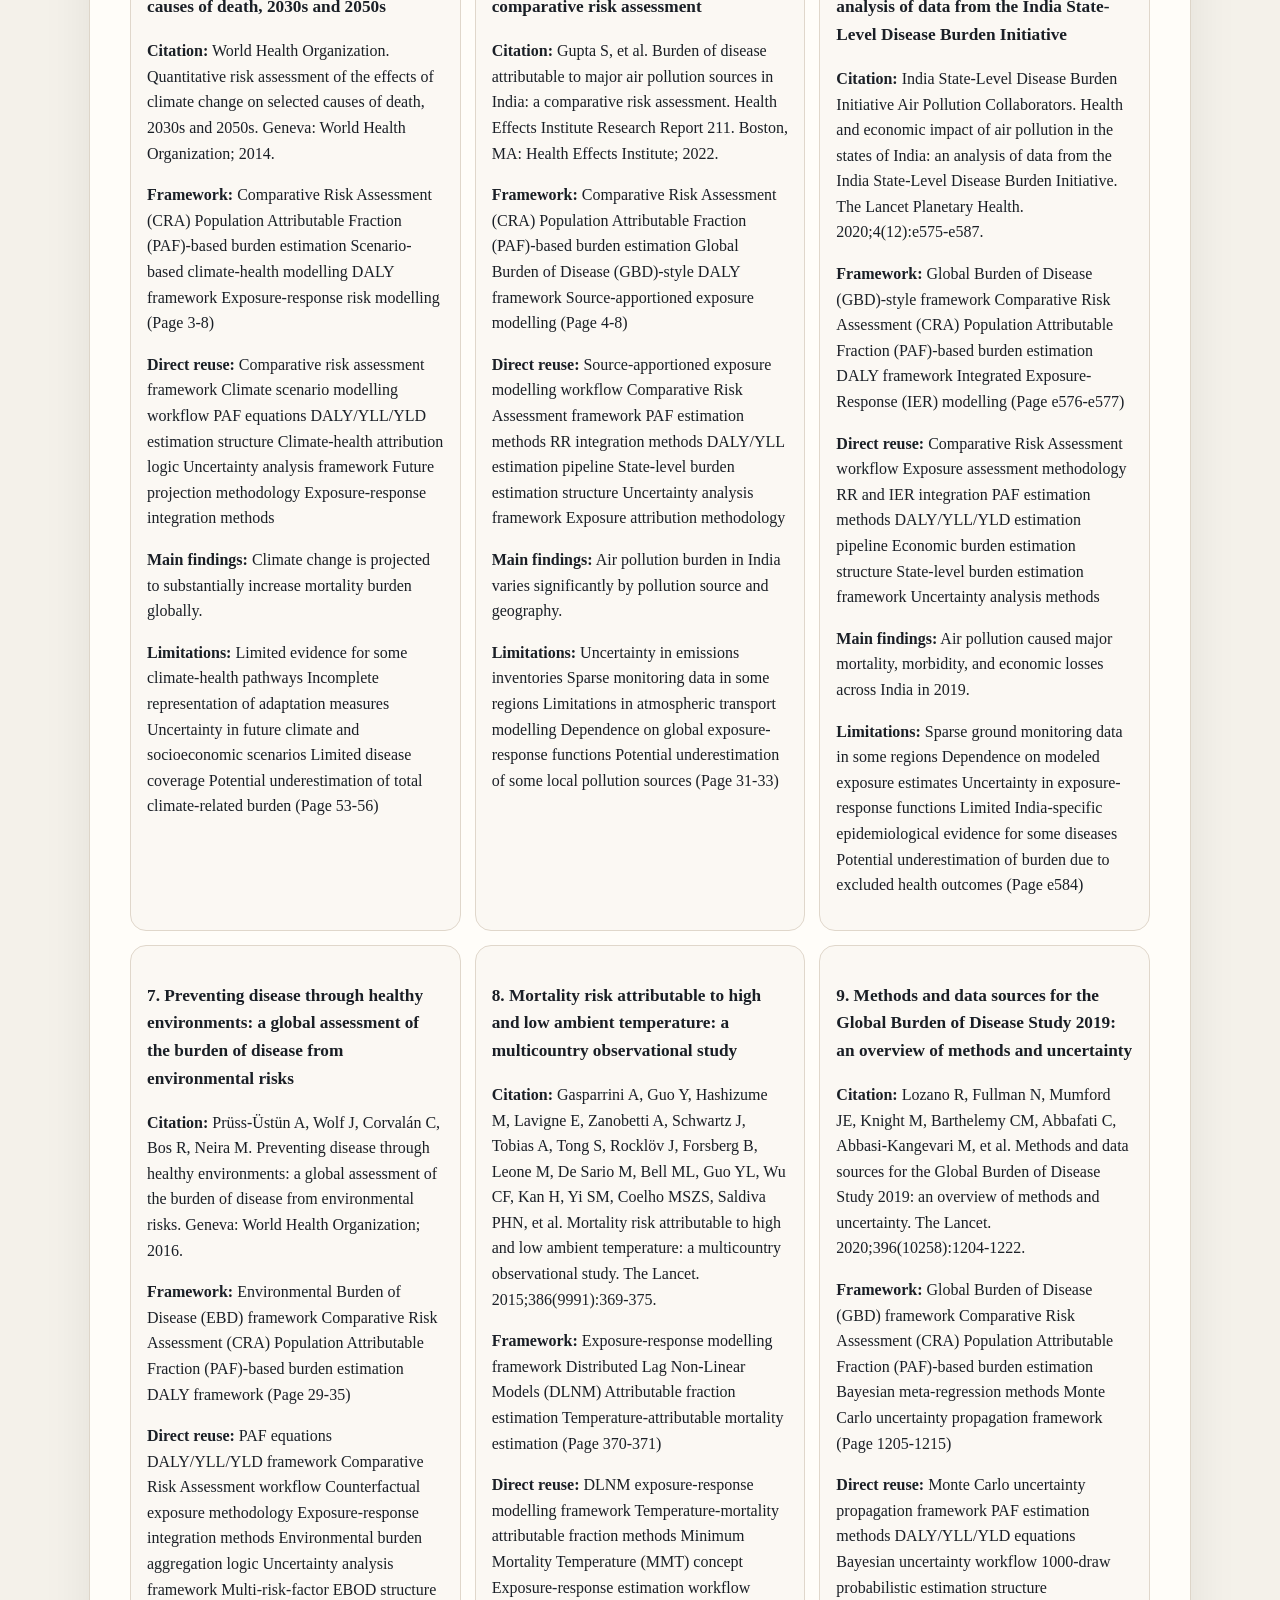
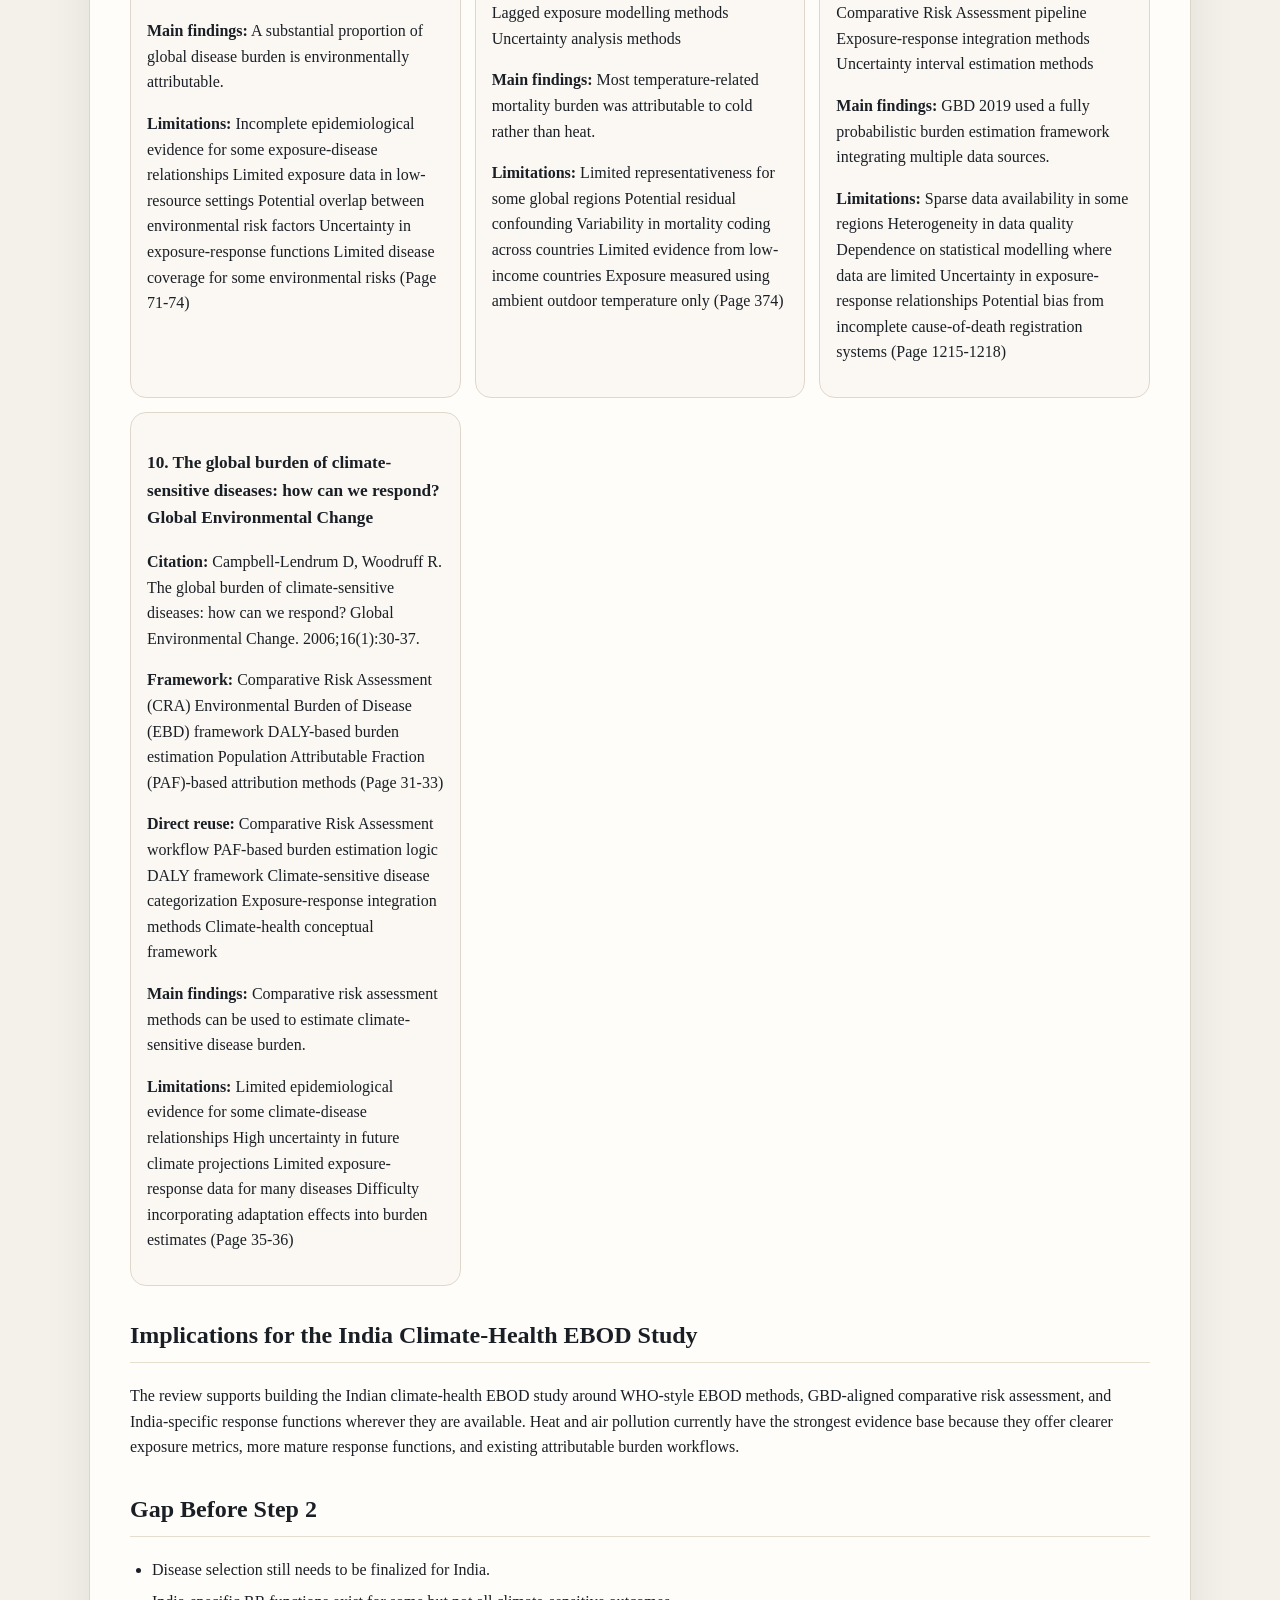
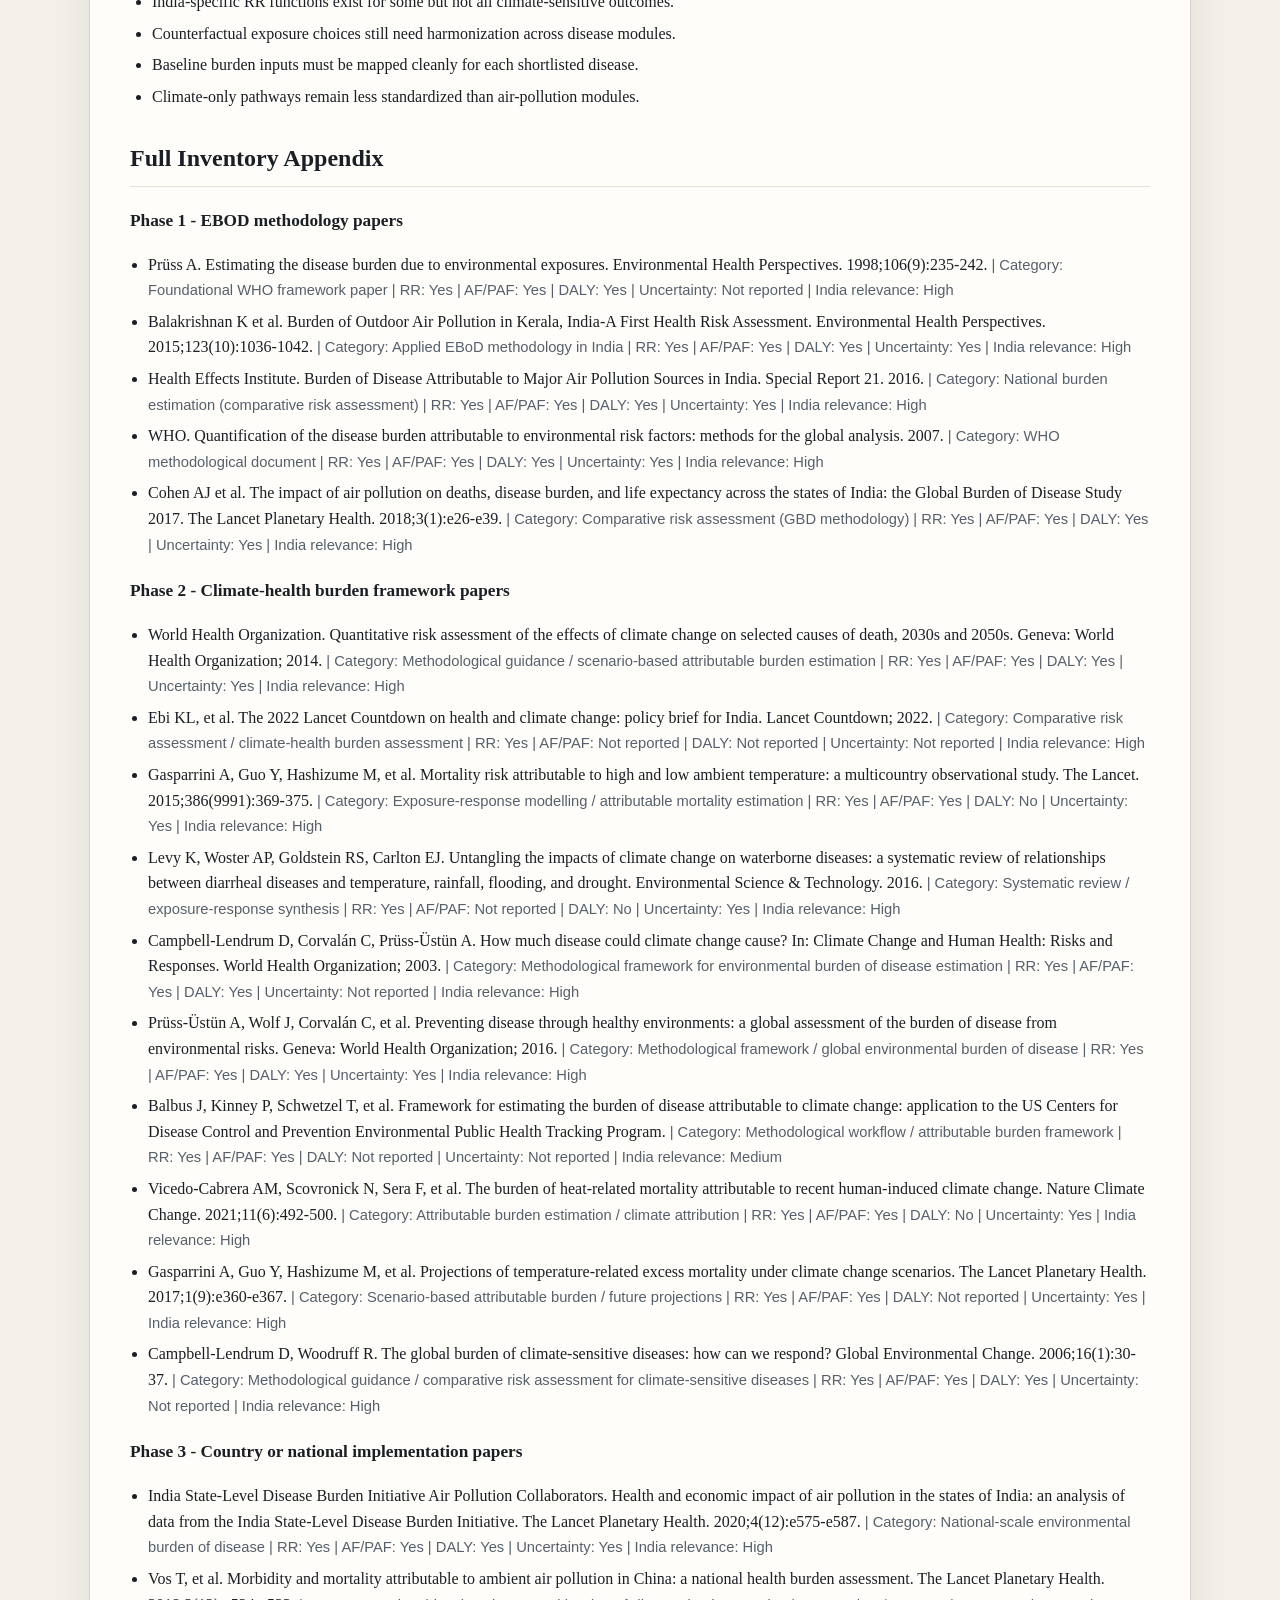
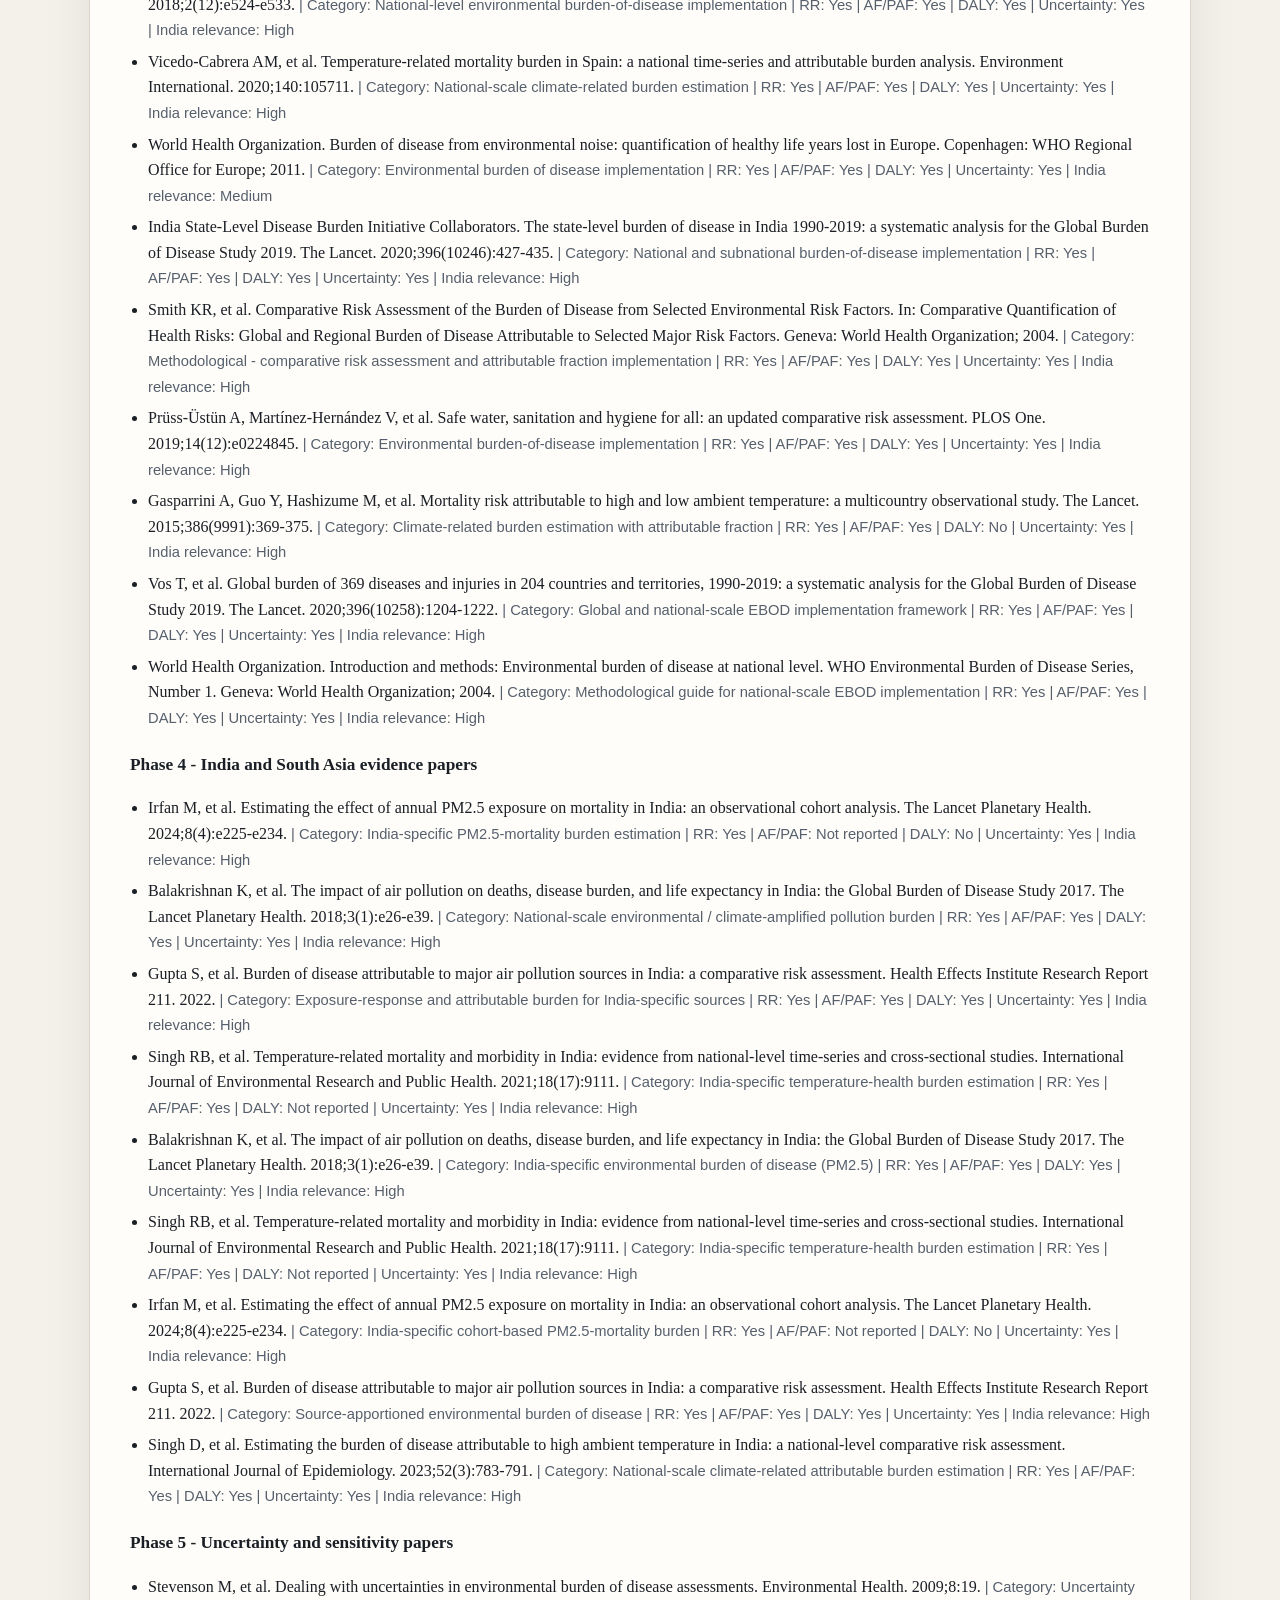
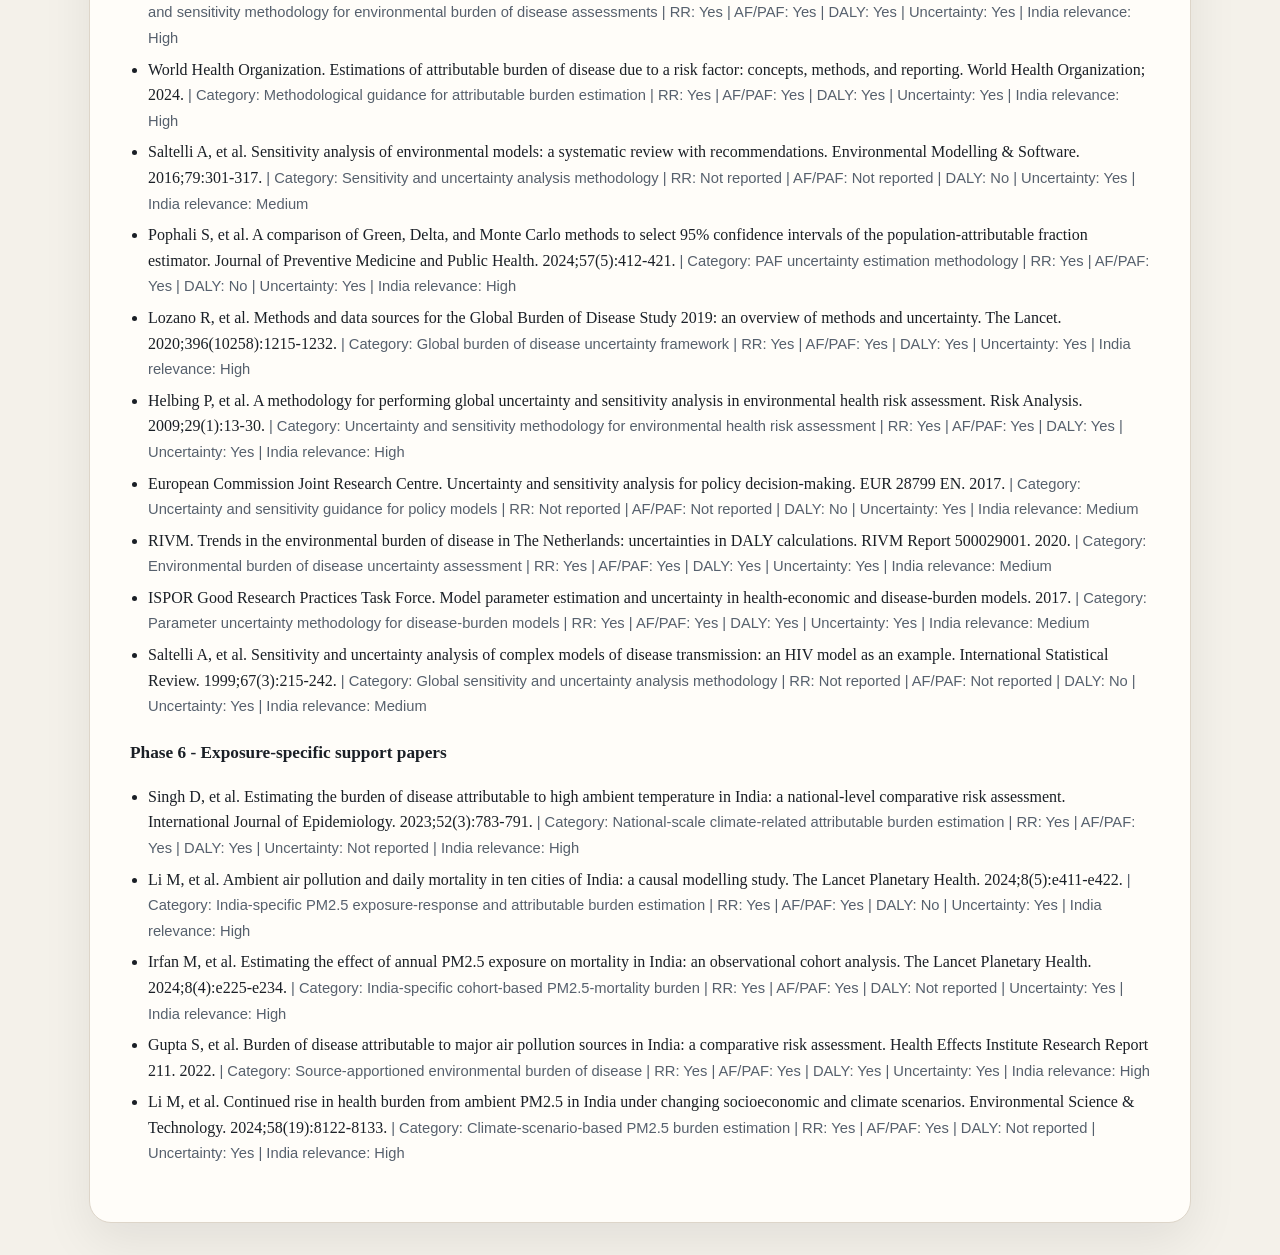
<file: EBOD_Literature_Review_Updated.html>
<!DOCTYPE html>
<html lang="en">
<head>
  <meta charset="UTF-8">
  <meta name="viewport" content="width=device-width, initial-scale=1.0">
  <title>EBOD Literature Review Updated</title>
  <style>
    body {
      margin: 0;
      font-family: Georgia, 'Times New Roman', serif;
      background: #f4f1ea;
      color: #1a1f26;
      line-height: 1.6;
    }
    .page {
      width: min(1100px, calc(100vw - 48px));
      margin: 32px auto;
      background: #fffdf9;
      border: 1px solid #ddd5c9;
      border-radius: 22px;
      box-shadow: 0 18px 50px rgba(0,0,0,.08);
      overflow: hidden;
    }
    header {
      padding: 34px 40px 24px;
      background: linear-gradient(135deg, #114f46, #c38d26);
      color: white;
    }
    header h1 {
      margin: 0 0 10px;
      font-size: 2.4rem;
      line-height: 1.08;
    }
    header p {
      margin: 0;
      max-width: 820px;
    }
    main {
      padding: 28px 40px 40px;
    }
    h2 {
      font-size: 1.5rem;
      margin-top: 30px;
      border-bottom: 1px solid #e6dece;
      padding-bottom: 8px;
    }
    h3 {
      font-size: 1.08rem;
      margin-top: 20px;
    }
    .stats {
      display: grid;
      grid-template-columns: repeat(auto-fit, minmax(170px, 1fr));
      gap: 14px;
      margin: 18px 0 8px;
    }
    .stat {
      border: 1px solid #e0d7cb;
      border-radius: 14px;
      padding: 14px 16px;
      background: #faf7f1;
    }
    .stat .num {
      font-size: 1.8rem;
      font-weight: 700;
    }
    .paper-grid {
      display: grid;
      grid-template-columns: repeat(auto-fit, minmax(280px, 1fr));
      gap: 14px;
    }
    .paper-card {
      border: 1px solid #e0d7cb;
      border-radius: 16px;
      padding: 16px;
      background: #fbf8f3;
      break-inside: avoid;
    }
    ul, ol {
      padding-left: 22px;
    }
    li {
      margin-bottom: 6px;
    }
    .appendix ul {
      padding-left: 18px;
    }
    .appendix li span {
      color: #56606d;
      font-family: 'Segoe UI', Arial, sans-serif;
      font-size: 0.92rem;
    }
    @media print {
      body {
        background: white;
      }
      .page {
        width: 100%;
        margin: 0;
        border: none;
        box-shadow: none;
      }
      header {
        print-color-adjust: exact;
        -webkit-print-color-adjust: exact;
      }
    }
  </style>
</head>
<body>
  <div class="page">
    <header>
      <h1>EBOD Literature Review Update</h1>
      <p>This updated review integrates all 49 screened papers and 10 deeply reviewed anchor papers to define the most reusable methodology for an India-focused climate-health Environmental Burden of Disease study.</p>
    </header>
    <main>
      <section>
        <h2>Step 1 Summary</h2>
        <div class="stats">
          <div class="stat"><div class="num">49</div><div>Total papers screened</div></div>
          <div class="stat"><div class="num">10</div><div>Deep-review highlighted papers</div></div>
          <div class="stat"><div class="num">42</div><div>High India relevance papers</div></div>
          <div class="stat"><div class="num">46</div><div>Papers using RR</div></div>
          <div class="stat"><div class="num">42</div><div>Papers using AF/PAF</div></div>
          <div class="stat"><div class="num">31</div><div>Papers using DALY/YLL/YLD</div></div>
          <div class="stat"><div class="num">43</div><div>Papers with uncertainty analysis</div></div>
        </div>
      </section>

      <section>
        <h2>Phase Coverage</h2>
        <ul><li><strong>Phase 1 - EBOD methodology papers:</strong> 5 papers, 5 with high India relevance</li><li><strong>Phase 2 - Climate-health burden framework papers:</strong> 10 papers, 9 with high India relevance</li><li><strong>Phase 3 - Country or national implementation papers:</strong> 10 papers, 9 with high India relevance</li><li><strong>Phase 4 - India and South Asia evidence papers:</strong> 9 papers, 9 with high India relevance</li><li><strong>Phase 5 - Uncertainty and sensitivity papers:</strong> 10 papers, 5 with high India relevance</li><li><strong>Phase 6 - Exposure-specific support papers:</strong> 5 papers, 5 with high India relevance</li></ul>
      </section>

      <section>
        <h2>Main Methodological Synthesis</h2>
        <p>Across the review, the dominant logic is a comparative risk assessment chain that moves from exposure characterization to response-function selection, attributable fraction estimation, application to baseline burden, and conversion into YLL, YLD, and DALYs. This pipeline is highly reusable for India, especially for heat and air-pollution modules.</p>
        <h3>Common EBOD Pipeline</h3>
        <ol>
          <li>Define climate or environmental exposure</li>
          <li>Select exposure-response relationship or relative risk</li>
          <li>Define counterfactual or minimum-risk exposure</li>
          <li>Calculate attributable fraction or population attributable fraction</li>
          <li>Apply the attributable fraction to baseline mortality or morbidity</li>
          <li>Convert attributable burden into YLL, YLD, and DALYs</li>
          <li>Quantify uncertainty and report assumptions</li>
        </ol>
        <h3>Recurring Input Requirements</h3>
        <ul>
          <li>Exposure distribution data</li>
          <li>Relative risk or exposure-response coefficients</li>
          <li>Baseline disease incidence, prevalence, or mortality</li>
          <li>Population and demographic structure</li>
          <li>Life tables and disability weights</li>
          <li>Burden inputs for YLL, YLD, and DALY estimation</li>
          <li>Uncertainty bounds for exposure and effect parameters</li>
        </ul>
      </section>

      <section>
        <h2>What Is Most Reusable for India</h2>
        <ul><li><strong>Full pipeline:</strong> 10 of the top 10 papers</li><li><strong>RR integration:</strong> 10 of the top 10 papers</li><li><strong>AF/PAF calculation:</strong> 10 of the top 10 papers</li><li><strong>DALY conversion:</strong> 9 of the top 10 papers</li><li><strong>Uncertainty analysis:</strong> 8 of the top 10 papers</li><li><strong>Policy framing:</strong> 4 of the top 10 papers</li></ul>
      </section>

      <section>
        <h2>Top 10 Highlighted Papers</h2>
        <div class="paper-grid">
            <section class="paper-card">
              <h3>1. Introduction and methods: Environmental burden of disease at national level</h3>
              <p><strong>Citation:</strong> World Health Organization. Introduction and methods: Environmental burden of disease at national level. WHO Environmental Burden of Disease Series, No. 1. Geneva: World Health Organization; 2004.</p>
              <p><strong>Framework:</strong> Environmental Burden of Disease (EBD) framework based on: Comparative Risk Assessment (CRA) Population Attributable Fraction (PAF) Disability-Adjusted Life Years (DALYs) (Page 10-18)</p>
              <p><strong>Direct reuse:</strong> PAF equations DALY/YLL/YLD framework Comparative risk assessment structure Workflow sequence for burden estimation Exposure-response integration logic Uncertainty analysis structure National-level burden estimation framework Counterfactual exposure methodology</p>
              <p><strong>Main findings:</strong> Environmental burden estimation can be standardized across countries.</p>
              <p><strong>Limitations:</strong> Data limitations in low-resource settings Uncertainty in exposure-response relationships Limited exposure monitoring in many countries Dependence on assumptions for counterfactual exposure levels Incomplete epidemiological evidence for some environmental risks (Page 23-25)</p>
            </section>
            
            <section class="paper-card">
              <h3>2. The impact of air pollution on deaths, disease burden, and life expectancy across the states of India: the Global Burden of Disease Study 2017</h3>
              <p><strong>Citation:</strong> Balakrishnan K, Dey S, Gupta T, Dhaliwal RS, Brauer M, Cohen AJ, Stanaway JD, Beig G, Joshi TK, Aggarwal AN, Sabde Y, Sadhu H, Frostad J, Causey K, Godwin W, Shukla DK, Kumar GA, Varghese CM, Muraleedharan P, et al. The impact of air pollution on deaths, disease burden, and life expectancy across the states of India: the Global Burden of Disease Study 2017. The Lancet Planetary Health. 2019;3(1):e26-e39.</p>
              <p><strong>Framework:</strong> Global Burden of Disease (GBD) 2017 framework using: Comparative Risk Assessment (CRA) Population Attributable Fraction (PAF) Integrated Exposure-Response (IER) functions DALY estimation framework (Page e27-e28)</p>
              <p><strong>Direct reuse:</strong> Exposure assessment workflow RR/IER-based attributable burden estimation PAF methodology DALY estimation pipeline State-level comparative burden framework Uncertainty interval reporting structure TMREL-based burden estimation logic Integration of multiple pollution exposures</p>
              <p><strong>Main findings:</strong> Air pollution caused a major health burden in India in 2017.</p>
              <p><strong>Limitations:</strong> Sparse ground-level monitoring data in some regions Dependence on modeled exposure estimates Uncertainty in exposure-response relationships Potential underestimation of total burden due to excluded diseases Limited local epidemiological evidence for some exposure-disease relationships (Page e36)</p>
            </section>
            
            <section class="paper-card">
              <h3>3. Estimating the burden of disease attributable to high ambient temperature in India: a national-level comparative risk assessment</h3>
              <p><strong>Citation:</strong> Singh D, et al. Estimating the burden of disease attributable to high ambient temperature in India: a national-level comparative risk assessment. International Journal of Epidemiology. 2023;52(3):783-791.</p>
              <p><strong>Framework:</strong> Comparative Risk Assessment (CRA) framework Population Attributable Fraction (PAF)-based burden estimation DALY framework using YLL and YLD components Climate-zone stratified burden estimation using Köppen-Geiger classification (Page 784-785)</p>
              <p><strong>Direct reuse:</strong> Heat exposure burden workflow Climate-zone stratification framework PAF-based burden estimation RR integration methodology DALY/YLL/YLD estimation pipeline Comparative risk assessment structure National-to-subnational burden aggregation logic</p>
              <p><strong>Main findings:</strong> High ambient temperature contributes substantially to mortality and disease burden in India.</p>
              <p><strong>Limitations:</strong> Limited availability of high-resolution exposure data Potential uncertainty in exposure-response relationships Climate-zone aggregation may mask local heterogeneity Dependence on secondary burden estimates Limited evidence for some cause-specific relationships (Page 789)</p>
            </section>
            
            <section class="paper-card">
              <h3>4. Quantitative risk assessment of the effects of climate change on selected causes of death, 2030s and 2050s</h3>
              <p><strong>Citation:</strong> World Health Organization. Quantitative risk assessment of the effects of climate change on selected causes of death, 2030s and 2050s. Geneva: World Health Organization; 2014.</p>
              <p><strong>Framework:</strong> Comparative Risk Assessment (CRA) Population Attributable Fraction (PAF)-based burden estimation Scenario-based climate-health modelling DALY framework Exposure-response risk modelling (Page 3-8)</p>
              <p><strong>Direct reuse:</strong> Comparative risk assessment framework Climate scenario modelling workflow PAF equations DALY/YLL/YLD estimation structure Climate-health attribution logic Uncertainty analysis framework Future projection methodology Exposure-response integration methods</p>
              <p><strong>Main findings:</strong> Climate change is projected to substantially increase mortality burden globally.</p>
              <p><strong>Limitations:</strong> Limited evidence for some climate-health pathways Incomplete representation of adaptation measures Uncertainty in future climate and socioeconomic scenarios Limited disease coverage Potential underestimation of total climate-related burden (Page 53-56)</p>
            </section>
            
            <section class="paper-card">
              <h3>5. Burden of disease attributable to major air pollution sources in India: a comparative risk assessment</h3>
              <p><strong>Citation:</strong> Gupta S, et al. Burden of disease attributable to major air pollution sources in India: a comparative risk assessment. Health Effects Institute Research Report 211. Boston, MA: Health Effects Institute; 2022.</p>
              <p><strong>Framework:</strong> Comparative Risk Assessment (CRA) Population Attributable Fraction (PAF)-based burden estimation Global Burden of Disease (GBD)-style DALY framework Source-apportioned exposure modelling (Page 4-8)</p>
              <p><strong>Direct reuse:</strong> Source-apportioned exposure modelling workflow Comparative Risk Assessment framework PAF estimation methods RR integration methods DALY/YLL estimation pipeline State-level burden estimation structure Uncertainty analysis framework Exposure attribution methodology</p>
              <p><strong>Main findings:</strong> Air pollution burden in India varies significantly by pollution source and geography.</p>
              <p><strong>Limitations:</strong> Uncertainty in emissions inventories Sparse monitoring data in some regions Limitations in atmospheric transport modelling Dependence on global exposure-response functions Potential underestimation of some local pollution sources (Page 31-33)</p>
            </section>
            
            <section class="paper-card">
              <h3>6. Health and economic impact of air pollution in the states of India: an analysis of data from the India State-Level Disease Burden Initiative</h3>
              <p><strong>Citation:</strong> India State-Level Disease Burden Initiative Air Pollution Collaborators. Health and economic impact of air pollution in the states of India: an analysis of data from the India State-Level Disease Burden Initiative. The Lancet Planetary Health. 2020;4(12):e575-e587.</p>
              <p><strong>Framework:</strong> Global Burden of Disease (GBD)-style framework Comparative Risk Assessment (CRA) Population Attributable Fraction (PAF)-based burden estimation DALY framework Integrated Exposure-Response (IER) modelling (Page e576-e577)</p>
              <p><strong>Direct reuse:</strong> Comparative Risk Assessment workflow Exposure assessment methodology RR and IER integration PAF estimation methods DALY/YLL/YLD estimation pipeline Economic burden estimation structure State-level burden estimation framework Uncertainty analysis methods</p>
              <p><strong>Main findings:</strong> Air pollution caused major mortality, morbidity, and economic losses across India in 2019.</p>
              <p><strong>Limitations:</strong> Sparse ground monitoring data in some regions Dependence on modeled exposure estimates Uncertainty in exposure-response functions Limited India-specific epidemiological evidence for some diseases Potential underestimation of burden due to excluded health outcomes (Page e584)</p>
            </section>
            
            <section class="paper-card">
              <h3>7. Preventing disease through healthy environments: a global assessment of the burden of disease from environmental risks</h3>
              <p><strong>Citation:</strong> Prüss-Üstün A, Wolf J, Corvalán C, Bos R, Neira M. Preventing disease through healthy environments: a global assessment of the burden of disease from environmental risks. Geneva: World Health Organization; 2016.</p>
              <p><strong>Framework:</strong> Environmental Burden of Disease (EBD) framework Comparative Risk Assessment (CRA) Population Attributable Fraction (PAF)-based burden estimation DALY framework (Page 29-35)</p>
              <p><strong>Direct reuse:</strong> PAF equations DALY/YLL/YLD framework Comparative Risk Assessment workflow Counterfactual exposure methodology Exposure-response integration methods Environmental burden aggregation logic Uncertainty analysis framework Multi-risk-factor EBOD structure</p>
              <p><strong>Main findings:</strong> A substantial proportion of global disease burden is environmentally attributable.</p>
              <p><strong>Limitations:</strong> Incomplete epidemiological evidence for some exposure-disease relationships Limited exposure data in low-resource settings Potential overlap between environmental risk factors Uncertainty in exposure-response functions Limited disease coverage for some environmental risks (Page 71-74)</p>
            </section>
            
            <section class="paper-card">
              <h3>8. Mortality risk attributable to high and low ambient temperature: a multicountry observational study</h3>
              <p><strong>Citation:</strong> Gasparrini A, Guo Y, Hashizume M, Lavigne E, Zanobetti A, Schwartz J, Tobias A, Tong S, Rocklöv J, Forsberg B, Leone M, De Sario M, Bell ML, Guo YL, Wu CF, Kan H, Yi SM, Coelho MSZS, Saldiva PHN, et al. Mortality risk attributable to high and low ambient temperature: a multicountry observational study. The Lancet. 2015;386(9991):369-375.</p>
              <p><strong>Framework:</strong> Exposure-response modelling framework Distributed Lag Non-Linear Models (DLNM) Attributable fraction estimation Temperature-attributable mortality estimation (Page 370-371)</p>
              <p><strong>Direct reuse:</strong> DLNM exposure-response modelling framework Temperature-mortality attributable fraction methods Minimum Mortality Temperature (MMT) concept Exposure-response estimation workflow Lagged exposure modelling methods Uncertainty analysis methods</p>
              <p><strong>Main findings:</strong> Most temperature-related mortality burden was attributable to cold rather than heat.</p>
              <p><strong>Limitations:</strong> Limited representativeness for some global regions Potential residual confounding Variability in mortality coding across countries Limited evidence from low-income countries Exposure measured using ambient outdoor temperature only (Page 374)</p>
            </section>
            
            <section class="paper-card">
              <h3>9. Methods and data sources for the Global Burden of Disease Study 2019: an overview of methods and uncertainty</h3>
              <p><strong>Citation:</strong> Lozano R, Fullman N, Mumford JE, Knight M, Barthelemy CM, Abbafati C, Abbasi-Kangevari M, et al. Methods and data sources for the Global Burden of Disease Study 2019: an overview of methods and uncertainty. The Lancet. 2020;396(10258):1204-1222.</p>
              <p><strong>Framework:</strong> Global Burden of Disease (GBD) framework Comparative Risk Assessment (CRA) Population Attributable Fraction (PAF)-based burden estimation Bayesian meta-regression methods Monte Carlo uncertainty propagation framework (Page 1205-1215)</p>
              <p><strong>Direct reuse:</strong> Monte Carlo uncertainty propagation framework PAF estimation methods DALY/YLL/YLD equations Bayesian uncertainty workflow 1000-draw probabilistic estimation structure Comparative Risk Assessment pipeline Exposure-response integration methods Uncertainty interval estimation methods</p>
              <p><strong>Main findings:</strong> GBD 2019 used a fully probabilistic burden estimation framework integrating multiple data sources.</p>
              <p><strong>Limitations:</strong> Sparse data availability in some regions Heterogeneity in data quality Dependence on statistical modelling where data are limited Uncertainty in exposure-response relationships Potential bias from incomplete cause-of-death registration systems (Page 1215-1218)</p>
            </section>
            
            <section class="paper-card">
              <h3>10. The global burden of climate-sensitive diseases: how can we respond? Global Environmental Change</h3>
              <p><strong>Citation:</strong> Campbell-Lendrum D, Woodruff R. The global burden of climate-sensitive diseases: how can we respond? Global Environmental Change. 2006;16(1):30-37.</p>
              <p><strong>Framework:</strong> Comparative Risk Assessment (CRA) Environmental Burden of Disease (EBD) framework DALY-based burden estimation Population Attributable Fraction (PAF)-based attribution methods (Page 31-33)</p>
              <p><strong>Direct reuse:</strong> Comparative Risk Assessment workflow PAF-based burden estimation logic DALY framework Climate-sensitive disease categorization Exposure-response integration methods Climate-health conceptual framework</p>
              <p><strong>Main findings:</strong> Comparative risk assessment methods can be used to estimate climate-sensitive disease burden.</p>
              <p><strong>Limitations:</strong> Limited epidemiological evidence for some climate-disease relationships High uncertainty in future climate projections Limited exposure-response data for many diseases Difficulty incorporating adaptation effects into burden estimates (Page 35-36)</p>
            </section>
            </div>
      </section>

      <section>
        <h2>Implications for the India Climate-Health EBOD Study</h2>
        <p>The review supports building the Indian climate-health EBOD study around WHO-style EBOD methods, GBD-aligned comparative risk assessment, and India-specific response functions wherever they are available. Heat and air pollution currently have the strongest evidence base because they offer clearer exposure metrics, more mature response functions, and existing attributable burden workflows.</p>
      </section>

      <section>
        <h2>Gap Before Step 2</h2>
        <ul>
          <li>Disease selection still needs to be finalized for India.</li>
          <li>India-specific RR functions exist for some but not all climate-sensitive outcomes.</li>
          <li>Counterfactual exposure choices still need harmonization across disease modules.</li>
          <li>Baseline burden inputs must be mapped cleanly for each shortlisted disease.</li>
          <li>Climate-only pathways remain less standardized than air-pollution modules.</li>
        </ul>
      </section>

      <section class="appendix">
        <h2>Full Inventory Appendix</h2>
        <h3>Phase 1 - EBOD methodology papers</h3><ul><li>Prüss A. Estimating the disease burden due to environmental exposures. Environmental Health Perspectives. 1998;106(9):235-242. <span>| Category: Foundational WHO framework paper | RR: Yes | AF/PAF: Yes | DALY: Yes | Uncertainty: Not reported | India relevance: High</span></li><li>Balakrishnan K et al. Burden of Outdoor Air Pollution in Kerala, India-A First Health Risk Assessment. Environmental Health Perspectives. 2015;123(10):1036-1042. <span>| Category: Applied EBoD methodology in India | RR: Yes | AF/PAF: Yes | DALY: Yes | Uncertainty: Yes | India relevance: High</span></li><li>Health Effects Institute. Burden of Disease Attributable to Major Air Pollution Sources in India. Special Report 21. 2016. <span>| Category: National burden estimation (comparative risk assessment) | RR: Yes | AF/PAF: Yes | DALY: Yes | Uncertainty: Yes | India relevance: High</span></li><li>WHO. Quantification of the disease burden attributable to environmental risk factors: methods for the global analysis. 2007. <span>| Category: WHO methodological document | RR: Yes | AF/PAF: Yes | DALY: Yes | Uncertainty: Yes | India relevance: High</span></li><li>Cohen AJ et al. The impact of air pollution on deaths, disease burden, and life expectancy across the states of India: the Global Burden of Disease Study 2017. The Lancet Planetary Health. 2018;3(1):e26-e39. <span>| Category: Comparative risk assessment (GBD methodology) | RR: Yes | AF/PAF: Yes | DALY: Yes | Uncertainty: Yes | India relevance: High</span></li></ul><h3>Phase 2 - Climate-health burden framework papers</h3><ul><li>World Health Organization. Quantitative risk assessment of the effects of climate change on selected causes of death, 2030s and 2050s. Geneva: World Health Organization; 2014. <span>| Category: Methodological guidance / scenario-based attributable burden estimation | RR: Yes | AF/PAF: Yes | DALY: Yes | Uncertainty: Yes | India relevance: High</span></li><li>Ebi KL, et al. The 2022 Lancet Countdown on health and climate change: policy brief for India. Lancet Countdown; 2022. <span>| Category: Comparative risk assessment / climate-health burden assessment | RR: Yes | AF/PAF: Not reported | DALY: Not reported | Uncertainty: Not reported | India relevance: High</span></li><li>Gasparrini A, Guo Y, Hashizume M, et al. Mortality risk attributable to high and low ambient temperature: a multicountry observational study. The Lancet. 2015;386(9991):369-375. <span>| Category: Exposure-response modelling / attributable mortality estimation | RR: Yes | AF/PAF: Yes | DALY: No | Uncertainty: Yes | India relevance: High</span></li><li>Levy K, Woster AP, Goldstein RS, Carlton EJ. Untangling the impacts of climate change on waterborne diseases: a systematic review of relationships between diarrheal diseases and temperature, rainfall, flooding, and drought. Environmental Science &amp; Technology. 2016. <span>| Category: Systematic review / exposure-response synthesis | RR: Yes | AF/PAF: Not reported | DALY: No | Uncertainty: Yes | India relevance: High</span></li><li>Campbell-Lendrum D, Corvalán C, Prüss-Üstün A. How much disease could climate change cause? In: Climate Change and Human Health: Risks and Responses. World Health Organization; 2003. <span>| Category: Methodological framework for environmental burden of disease estimation | RR: Yes | AF/PAF: Yes | DALY: Yes | Uncertainty: Not reported | India relevance: High</span></li><li>Prüss-Üstün A, Wolf J, Corvalán C, et al. Preventing disease through healthy environments: a global assessment of the burden of disease from environmental risks. Geneva: World Health Organization; 2016. <span>| Category: Methodological framework / global environmental burden of disease | RR: Yes | AF/PAF: Yes | DALY: Yes | Uncertainty: Yes | India relevance: High</span></li><li>Balbus J, Kinney P, Schwetzel T, et al. Framework for estimating the burden of disease attributable to climate change: application to the US Centers for Disease Control and Prevention Environmental Public Health Tracking Program. <span>| Category: Methodological workflow / attributable burden framework | RR: Yes | AF/PAF: Yes | DALY: Not reported | Uncertainty: Not reported | India relevance: Medium</span></li><li>Vicedo-Cabrera AM, Scovronick N, Sera F, et al. The burden of heat-related mortality attributable to recent human-induced climate change. Nature Climate Change. 2021;11(6):492-500. <span>| Category: Attributable burden estimation / climate attribution | RR: Yes | AF/PAF: Yes | DALY: No | Uncertainty: Yes | India relevance: High</span></li><li>Gasparrini A, Guo Y, Hashizume M, et al. Projections of temperature-related excess mortality under climate change scenarios. The Lancet Planetary Health. 2017;1(9):e360-e367. <span>| Category: Scenario-based attributable burden / future projections | RR: Yes | AF/PAF: Yes | DALY: Not reported | Uncertainty: Yes | India relevance: High</span></li><li>Campbell-Lendrum D, Woodruff R. The global burden of climate-sensitive diseases: how can we respond? Global Environmental Change. 2006;16(1):30-37. <span>| Category: Methodological guidance / comparative risk assessment for climate-sensitive diseases | RR: Yes | AF/PAF: Yes | DALY: Yes | Uncertainty: Not reported | India relevance: High</span></li></ul><h3>Phase 3 - Country or national implementation papers</h3><ul><li>India State-Level Disease Burden Initiative Air Pollution Collaborators. Health and economic impact of air pollution in the states of India: an analysis of data from the India State-Level Disease Burden Initiative. The Lancet Planetary Health. 2020;4(12):e575-e587. <span>| Category: National-scale environmental burden of disease | RR: Yes | AF/PAF: Yes | DALY: Yes | Uncertainty: Yes | India relevance: High</span></li><li>Vos T, et al. Morbidity and mortality attributable to ambient air pollution in China: a national health burden assessment. The Lancet Planetary Health. 2018;2(12):e524-e533. <span>| Category: National-level environmental burden-of-disease implementation | RR: Yes | AF/PAF: Yes | DALY: Yes | Uncertainty: Yes | India relevance: High</span></li><li>Vicedo-Cabrera AM, et al. Temperature-related mortality burden in Spain: a national time-series and attributable burden analysis. Environment International. 2020;140:105711. <span>| Category: National-scale climate-related burden estimation | RR: Yes | AF/PAF: Yes | DALY: Yes | Uncertainty: Yes | India relevance: High</span></li><li>World Health Organization. Burden of disease from environmental noise: quantification of healthy life years lost in Europe. Copenhagen: WHO Regional Office for Europe; 2011. <span>| Category: Environmental burden of disease implementation | RR: Yes | AF/PAF: Yes | DALY: Yes | Uncertainty: Yes | India relevance: Medium</span></li><li>India State-Level Disease Burden Initiative Collaborators. The state-level burden of disease in India 1990-2019: a systematic analysis for the Global Burden of Disease Study 2019. The Lancet. 2020;396(10246):427-435. <span>| Category: National and subnational burden-of-disease implementation | RR: Yes | AF/PAF: Yes | DALY: Yes | Uncertainty: Yes | India relevance: High</span></li><li>Smith KR, et al. Comparative Risk Assessment of the Burden of Disease from Selected Environmental Risk Factors. In: Comparative Quantification of Health Risks: Global and Regional Burden of Disease Attributable to Selected Major Risk Factors. Geneva: World Health Organization; 2004. <span>| Category: Methodological - comparative risk assessment and attributable fraction implementation | RR: Yes | AF/PAF: Yes | DALY: Yes | Uncertainty: Yes | India relevance: High</span></li><li>Prüss-Üstün A, Martínez-Hernández V, et al. Safe water, sanitation and hygiene for all: an updated comparative risk assessment. PLOS One. 2019;14(12):e0224845. <span>| Category: Environmental burden-of-disease implementation | RR: Yes | AF/PAF: Yes | DALY: Yes | Uncertainty: Yes | India relevance: High</span></li><li>Gasparrini A, Guo Y, Hashizume M, et al. Mortality risk attributable to high and low ambient temperature: a multicountry observational study. The Lancet. 2015;386(9991):369-375. <span>| Category: Climate-related burden estimation with attributable fraction | RR: Yes | AF/PAF: Yes | DALY: No | Uncertainty: Yes | India relevance: High</span></li><li>Vos T, et al. Global burden of 369 diseases and injuries in 204 countries and territories, 1990-2019: a systematic analysis for the Global Burden of Disease Study 2019. The Lancet. 2020;396(10258):1204-1222. <span>| Category: Global and national-scale EBOD implementation framework | RR: Yes | AF/PAF: Yes | DALY: Yes | Uncertainty: Yes | India relevance: High</span></li><li>World Health Organization. Introduction and methods: Environmental burden of disease at national level. WHO Environmental Burden of Disease Series, Number 1. Geneva: World Health Organization; 2004. <span>| Category: Methodological guide for national-scale EBOD implementation | RR: Yes | AF/PAF: Yes | DALY: Yes | Uncertainty: Yes | India relevance: High</span></li></ul><h3>Phase 4 - India and South Asia evidence papers</h3><ul><li>Irfan M, et al. Estimating the effect of annual PM2.5 exposure on mortality in India: an observational cohort analysis. The Lancet Planetary Health. 2024;8(4):e225-e234. <span>| Category: India-specific PM2.5-mortality burden estimation | RR: Yes | AF/PAF: Not reported | DALY: No | Uncertainty: Yes | India relevance: High</span></li><li>Balakrishnan K, et al. The impact of air pollution on deaths, disease burden, and life expectancy in India: the Global Burden of Disease Study 2017. The Lancet Planetary Health. 2018;3(1):e26-e39. <span>| Category: National-scale environmental / climate-amplified pollution burden | RR: Yes | AF/PAF: Yes | DALY: Yes | Uncertainty: Yes | India relevance: High</span></li><li>Gupta S, et al. Burden of disease attributable to major air pollution sources in India: a comparative risk assessment. Health Effects Institute Research Report 211. 2022. <span>| Category: Exposure-response and attributable burden for India-specific sources | RR: Yes | AF/PAF: Yes | DALY: Yes | Uncertainty: Yes | India relevance: High</span></li><li>Singh RB, et al. Temperature-related mortality and morbidity in India: evidence from national-level time-series and cross-sectional studies. International Journal of Environmental Research and Public Health. 2021;18(17):9111. <span>| Category: India-specific temperature-health burden estimation | RR: Yes | AF/PAF: Yes | DALY: Not reported | Uncertainty: Yes | India relevance: High</span></li><li>Balakrishnan K, et al. The impact of air pollution on deaths, disease burden, and life expectancy in India: the Global Burden of Disease Study 2017. The Lancet Planetary Health. 2018;3(1):e26-e39. <span>| Category: India-specific environmental burden of disease (PM2.5) | RR: Yes | AF/PAF: Yes | DALY: Yes | Uncertainty: Yes | India relevance: High</span></li><li>Singh RB, et al. Temperature-related mortality and morbidity in India: evidence from national-level time-series and cross-sectional studies. International Journal of Environmental Research and Public Health. 2021;18(17):9111. <span>| Category: India-specific temperature-health burden estimation | RR: Yes | AF/PAF: Yes | DALY: Not reported | Uncertainty: Yes | India relevance: High</span></li><li>Irfan M, et al. Estimating the effect of annual PM2.5 exposure on mortality in India: an observational cohort analysis. The Lancet Planetary Health. 2024;8(4):e225-e234. <span>| Category: India-specific cohort-based PM2.5-mortality burden | RR: Yes | AF/PAF: Not reported | DALY: No | Uncertainty: Yes | India relevance: High</span></li><li>Gupta S, et al. Burden of disease attributable to major air pollution sources in India: a comparative risk assessment. Health Effects Institute Research Report 211. 2022. <span>| Category: Source-apportioned environmental burden of disease | RR: Yes | AF/PAF: Yes | DALY: Yes | Uncertainty: Yes | India relevance: High</span></li><li>Singh D, et al. Estimating the burden of disease attributable to high ambient temperature in India: a national-level comparative risk assessment. International Journal of Epidemiology. 2023;52(3):783-791. <span>| Category: National-scale climate-related attributable burden estimation | RR: Yes | AF/PAF: Yes | DALY: Yes | Uncertainty: Yes | India relevance: High</span></li></ul><h3>Phase 5 - Uncertainty and sensitivity papers</h3><ul><li>Stevenson M, et al. Dealing with uncertainties in environmental burden of disease assessments. Environmental Health. 2009;8:19. <span>| Category: Uncertainty and sensitivity methodology for environmental burden of disease assessments | RR: Yes | AF/PAF: Yes | DALY: Yes | Uncertainty: Yes | India relevance: High</span></li><li>World Health Organization. Estimations of attributable burden of disease due to a risk factor: concepts, methods, and reporting. World Health Organization; 2024. <span>| Category: Methodological guidance for attributable burden estimation | RR: Yes | AF/PAF: Yes | DALY: Yes | Uncertainty: Yes | India relevance: High</span></li><li>Saltelli A, et al. Sensitivity analysis of environmental models: a systematic review with recommendations. Environmental Modelling &amp; Software. 2016;79:301-317. <span>| Category: Sensitivity and uncertainty analysis methodology | RR: Not reported | AF/PAF: Not reported | DALY: No | Uncertainty: Yes | India relevance: Medium</span></li><li>Pophali S, et al. A comparison of Green, Delta, and Monte Carlo methods to select 95% confidence intervals of the population-attributable fraction estimator. Journal of Preventive Medicine and Public Health. 2024;57(5):412-421. <span>| Category: PAF uncertainty estimation methodology | RR: Yes | AF/PAF: Yes | DALY: No | Uncertainty: Yes | India relevance: High</span></li><li>Lozano R, et al. Methods and data sources for the Global Burden of Disease Study 2019: an overview of methods and uncertainty. The Lancet. 2020;396(10258):1215-1232. <span>| Category: Global burden of disease uncertainty framework | RR: Yes | AF/PAF: Yes | DALY: Yes | Uncertainty: Yes | India relevance: High</span></li><li>Helbing P, et al. A methodology for performing global uncertainty and sensitivity analysis in environmental health risk assessment. Risk Analysis. 2009;29(1):13-30. <span>| Category: Uncertainty and sensitivity methodology for environmental health risk assessment | RR: Yes | AF/PAF: Yes | DALY: Yes | Uncertainty: Yes | India relevance: High</span></li><li>European Commission Joint Research Centre. Uncertainty and sensitivity analysis for policy decision-making. EUR 28799 EN. 2017. <span>| Category: Uncertainty and sensitivity guidance for policy models | RR: Not reported | AF/PAF: Not reported | DALY: No | Uncertainty: Yes | India relevance: Medium</span></li><li>RIVM. Trends in the environmental burden of disease in The Netherlands: uncertainties in DALY calculations. RIVM Report 500029001. 2020. <span>| Category: Environmental burden of disease uncertainty assessment | RR: Yes | AF/PAF: Yes | DALY: Yes | Uncertainty: Yes | India relevance: Medium</span></li><li>ISPOR Good Research Practices Task Force. Model parameter estimation and uncertainty in health-economic and disease-burden models. 2017. <span>| Category: Parameter uncertainty methodology for disease-burden models | RR: Yes | AF/PAF: Yes | DALY: Yes | Uncertainty: Yes | India relevance: Medium</span></li><li>Saltelli A, et al. Sensitivity and uncertainty analysis of complex models of disease transmission: an HIV model as an example. International Statistical Review. 1999;67(3):215-242. <span>| Category: Global sensitivity and uncertainty analysis methodology | RR: Not reported | AF/PAF: Not reported | DALY: No | Uncertainty: Yes | India relevance: Medium</span></li></ul><h3>Phase 6 - Exposure-specific support papers</h3><ul><li>Singh D, et al. Estimating the burden of disease attributable to high ambient temperature in India: a national-level comparative risk assessment. International Journal of Epidemiology. 2023;52(3):783-791. <span>| Category: National-scale climate-related attributable burden estimation | RR: Yes | AF/PAF: Yes | DALY: Yes | Uncertainty: Not reported | India relevance: High</span></li><li>Li M, et al. Ambient air pollution and daily mortality in ten cities of India: a causal modelling study. The Lancet Planetary Health. 2024;8(5):e411-e422. <span>| Category: India-specific PM2.5 exposure-response and attributable burden estimation | RR: Yes | AF/PAF: Yes | DALY: No | Uncertainty: Yes | India relevance: High</span></li><li>Irfan M, et al. Estimating the effect of annual PM2.5 exposure on mortality in India: an observational cohort analysis. The Lancet Planetary Health. 2024;8(4):e225-e234. <span>| Category: India-specific cohort-based PM2.5-mortality burden | RR: Yes | AF/PAF: Yes | DALY: Not reported | Uncertainty: Yes | India relevance: High</span></li><li>Gupta S, et al. Burden of disease attributable to major air pollution sources in India: a comparative risk assessment. Health Effects Institute Research Report 211. 2022. <span>| Category: Source-apportioned environmental burden of disease | RR: Yes | AF/PAF: Yes | DALY: Yes | Uncertainty: Yes | India relevance: High</span></li><li>Li M, et al. Continued rise in health burden from ambient PM2.5 in India under changing socioeconomic and climate scenarios. Environmental Science &amp; Technology. 2024;58(19):8122-8133. <span>| Category: Climate-scenario-based PM2.5 burden estimation | RR: Yes | AF/PAF: Yes | DALY: Not reported | Uncertainty: Yes | India relevance: High</span></li></ul>
      </section>
    </main>
  </div>
</body>
</html>
</file>
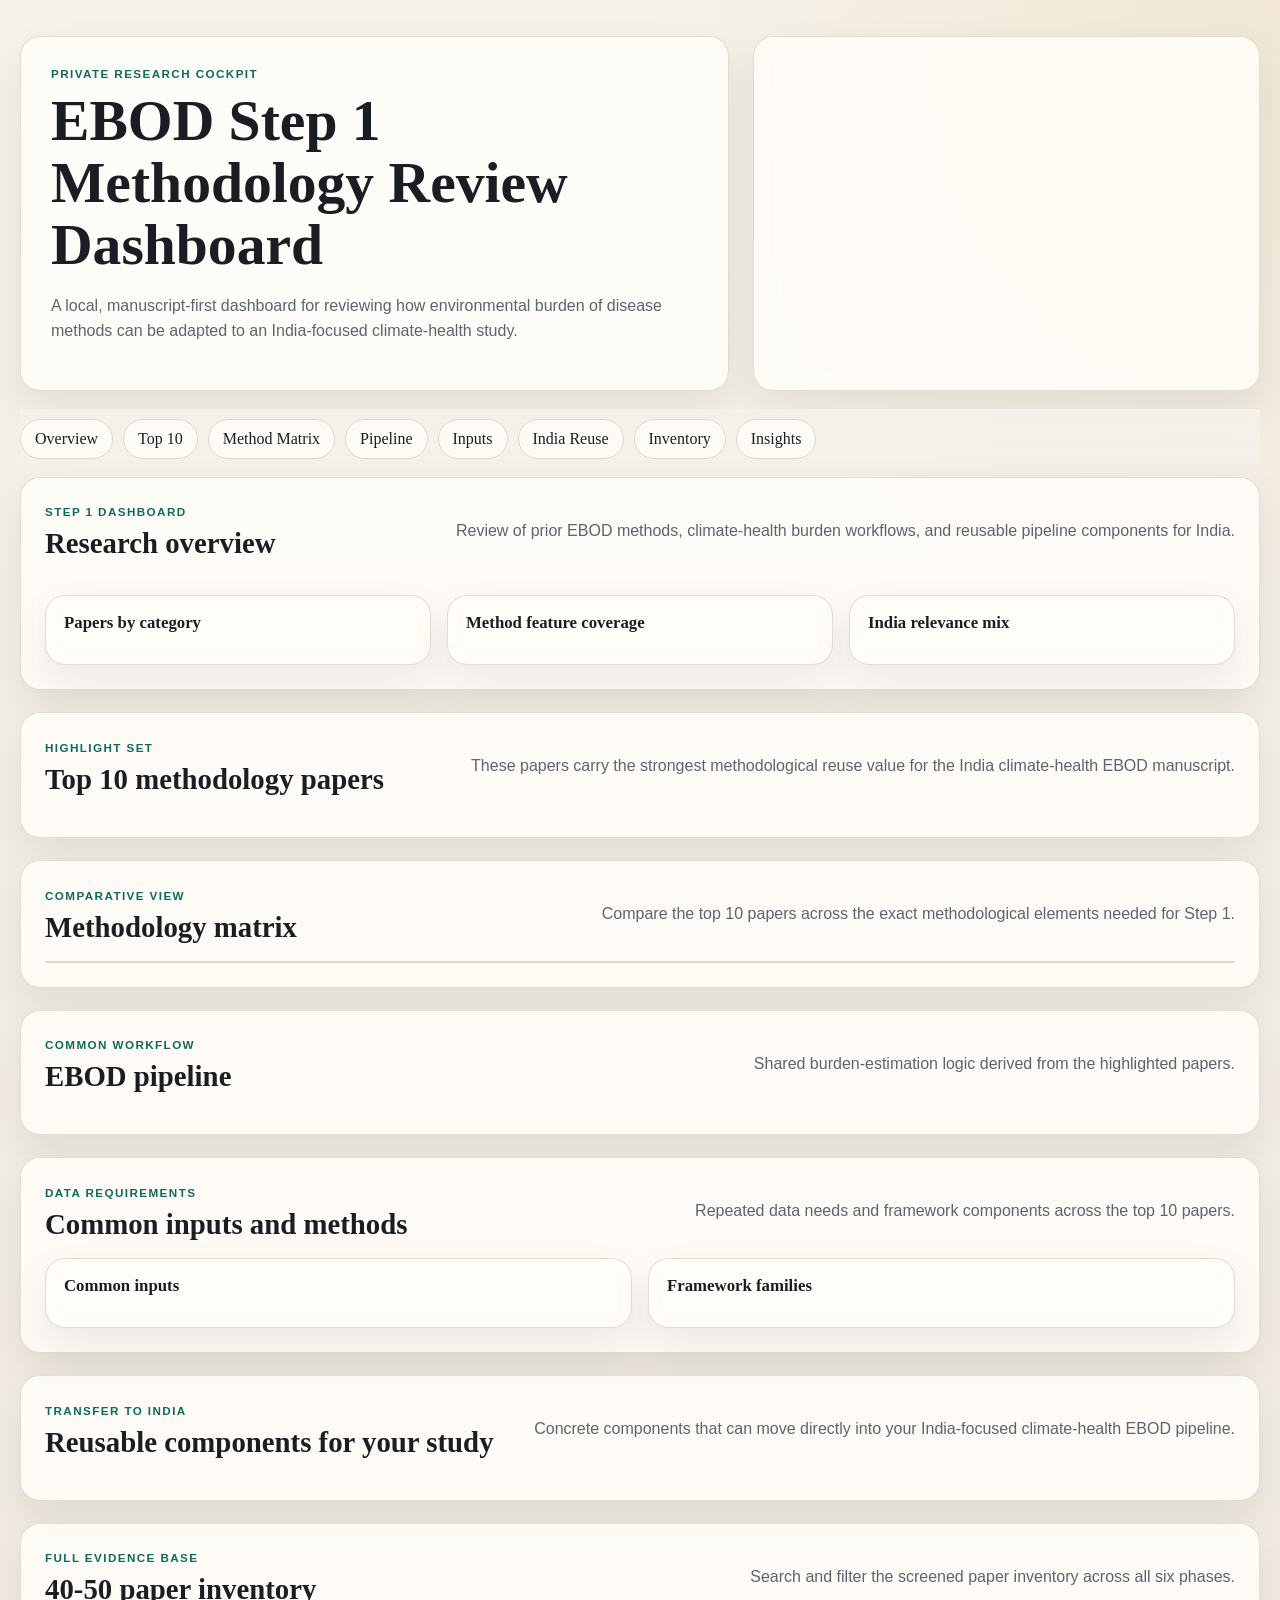
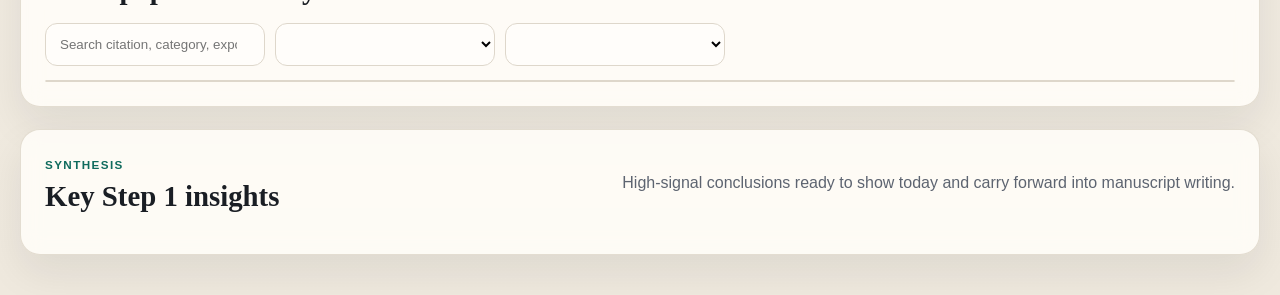
<file: index.backup_before_copy_changes.html>
<!DOCTYPE html>
<html lang="en">
  <head>
    <meta charset="UTF-8" />
    <meta name="viewport" content="width=device-width, initial-scale=1.0" />
    <title>EBOD Step 1 Review Dashboard</title>
    <link rel="stylesheet" href="styles.css" />
  </head>
  <body>
    <header class="hero">
      <div class="hero__copy">
        <p class="eyebrow">Private research cockpit</p>
        <h1>EBOD Step 1 Methodology Review Dashboard</h1>
        <p class="hero__text">
          A local, manuscript-first dashboard for reviewing how environmental
          burden of disease methods can be adapted to an India-focused
          climate-health study.
        </p>
      </div>
      <div class="hero__panel" id="hero-summary"></div>
    </header>

    <nav class="section-nav">
      <a href="#overview">Overview</a>
      <a href="#top10">Top 10</a>
      <a href="#matrix">Method Matrix</a>
      <a href="#pipeline">Pipeline</a>
      <a href="#inputs">Inputs</a>
      <a href="#india">India Reuse</a>
      <a href="#inventory">Inventory</a>
      <a href="#insights">Insights</a>
    </nav>

    <main class="layout">
      <section id="overview" class="panel">
        <div class="section-head">
          <div>
            <p class="eyebrow">Step 1 dashboard</p>
            <h2>Research overview</h2>
          </div>
          <p class="section-note">
            Review of prior EBOD methods, climate-health burden workflows, and
            reusable pipeline components for India.
          </p>
        </div>
        <div id="kpis" class="kpi-grid"></div>
        <div class="chart-grid">
          <div class="chart-card">
            <h3>Papers by category</h3>
            <div id="category-chart" class="bar-chart"></div>
          </div>
          <div class="chart-card">
            <h3>Method feature coverage</h3>
            <div id="feature-chart" class="bar-chart"></div>
          </div>
          <div class="chart-card">
            <h3>India relevance mix</h3>
            <div id="relevance-chart" class="bar-chart"></div>
          </div>
        </div>
      </section>

      <section id="top10" class="panel">
        <div class="section-head">
          <div>
            <p class="eyebrow">Highlight set</p>
            <h2>Top 10 methodology papers</h2>
          </div>
          <p class="section-note">
            These papers carry the strongest methodological reuse value for the
            India climate-health EBOD manuscript.
          </p>
        </div>
        <div id="top10-list" class="top10-list"></div>
      </section>

      <section id="matrix" class="panel">
        <div class="section-head">
          <div>
            <p class="eyebrow">Comparative view</p>
            <h2>Methodology matrix</h2>
          </div>
          <p class="section-note">
            Compare the top 10 papers across the exact methodological elements
            needed for Step 1.
          </p>
        </div>
        <div class="table-wrap">
          <table id="matrix-table"></table>
        </div>
      </section>

      <section id="pipeline" class="panel">
        <div class="section-head">
          <div>
            <p class="eyebrow">Common workflow</p>
            <h2>EBOD pipeline</h2>
          </div>
          <p class="section-note">
            Shared burden-estimation logic derived from the highlighted papers.
          </p>
        </div>
        <div id="pipeline-flow" class="pipeline-flow"></div>
      </section>

      <section id="inputs" class="panel">
        <div class="section-head">
          <div>
            <p class="eyebrow">Data requirements</p>
            <h2>Common inputs and methods</h2>
          </div>
          <p class="section-note">
            Repeated data needs and framework components across the top 10
            papers.
          </p>
        </div>
        <div class="chart-grid">
          <div class="chart-card">
            <h3>Common inputs</h3>
            <div id="inputs-chart" class="bar-chart"></div>
          </div>
          <div class="chart-card">
            <h3>Framework families</h3>
            <div id="framework-chart" class="bar-chart"></div>
          </div>
        </div>
      </section>

      <section id="india" class="panel">
        <div class="section-head">
          <div>
            <p class="eyebrow">Transfer to India</p>
            <h2>Reusable components for your study</h2>
          </div>
          <p class="section-note">
            Concrete components that can move directly into your India-focused
            climate-health EBOD pipeline.
          </p>
        </div>
        <div id="reuse-grid" class="reuse-grid"></div>
      </section>

      <section id="inventory" class="panel">
        <div class="section-head">
          <div>
            <p class="eyebrow">Full evidence base</p>
            <h2>40-50 paper inventory</h2>
          </div>
          <p class="section-note">
            Search and filter the screened paper inventory across all six
            phases.
          </p>
        </div>
        <div class="toolbar">
          <input id="search-input" type="search" placeholder="Search citation, category, exposure, outcome..." />
          <select id="phase-filter"></select>
          <select id="relevance-filter"></select>
        </div>
        <div class="table-wrap">
          <table id="inventory-table"></table>
        </div>
      </section>

      <section id="insights" class="panel">
        <div class="section-head">
          <div>
            <p class="eyebrow">Synthesis</p>
            <h2>Key Step 1 insights</h2>
          </div>
          <p class="section-note">
            High-signal conclusions ready to show today and carry forward into
            manuscript writing.
          </p>
        </div>
        <div id="insight-cards" class="insight-grid"></div>
      </section>
    </main>

    <script src="data.js"></script>
    <script src="app.js"></script>
  </body>
</html>
</file>
<file: styles.css>
:root {
  --bg: #f4f1ea;
  --panel: #fbf8f3;
  --panel-strong: #fffdf9;
  --ink: #1a1e24;
  --muted: #5d6470;
  --line: #ded7cb;
  --accent: #0f6b5d;
  --accent-soft: #dbeee8;
  --accent-strong: #0a4b41;
  --gold: #c18a1b;
  --shadow: 0 18px 40px rgba(20, 26, 34, 0.08);
  --radius: 20px;
  --radius-sm: 14px;
}

* {
  box-sizing: border-box;
}

html {
  scroll-behavior: smooth;
}

body {
  margin: 0;
  background:
    radial-gradient(circle at top right, rgba(193, 138, 27, 0.11), transparent 28%),
    linear-gradient(180deg, #f6f2ea 0%, #efe9de 100%);
  color: var(--ink);
  font-family: Georgia, "Times New Roman", serif;
}

a {
  color: var(--accent-strong);
}

.hero,
.layout,
.section-nav,
.focus-nav {
  width: min(1280px, calc(100vw - 40px));
  margin: 0 auto;
}

.hero {
  display: grid;
  grid-template-columns: 1.4fr 1fr;
  gap: 24px;
  padding: 36px 0 18px;
}

.hero__copy,
.hero__panel,
.panel,
.chart-card {
  background: rgba(255, 253, 249, 0.88);
  border: 1px solid rgba(222, 215, 203, 0.85);
  border-radius: var(--radius);
  box-shadow: var(--shadow);
  backdrop-filter: blur(10px);
}

.hero__copy {
  padding: 30px;
}

.hero__panel {
  padding: 26px;
}

.eyebrow {
  margin: 0 0 10px;
  color: var(--accent);
  text-transform: uppercase;
  letter-spacing: 0.12em;
  font-family: "Segoe UI", Arial, sans-serif;
  font-size: 0.73rem;
  font-weight: 700;
}

h1,
h2,
h3 {
  margin: 0;
  font-weight: 700;
  line-height: 1.08;
}

h1 {
  font-size: clamp(2.2rem, 4.5vw, 4rem);
}

h2 {
  font-size: 1.8rem;
}

h3 {
  font-size: 1.05rem;
}

.hero__text,
.section-note,
.kpi__label,
.paper-meta,
.small-note,
.toolbar input,
.toolbar select,
table,
details,
button {
  font-family: "Segoe UI", Arial, sans-serif;
}

.hero__text,
.section-note,
.small-note {
  color: var(--muted);
  line-height: 1.6;
}

.section-nav {
  display: flex;
  gap: 10px;
  flex-wrap: wrap;
  position: sticky;
  top: 0;
  z-index: 30;
  padding: 10px 0 18px;
  background: linear-gradient(180deg, rgba(244, 241, 234, 0.95) 0%, rgba(244, 241, 234, 0.78) 72%, rgba(244, 241, 234, 0) 100%);
}

.section-nav a {
  text-decoration: none;
  color: var(--ink);
  padding: 10px 14px;
  border-radius: 999px;
  border: 1px solid var(--line);
  background: rgba(255, 253, 249, 0.8);
}

.focus-nav {
  display: flex;
  gap: 10px;
  flex-wrap: wrap;
  margin: -6px auto 14px;
}

.focus-btn {
  border: 1px solid var(--line);
  border-radius: 999px;
  background: rgba(255, 253, 249, 0.88);
  color: var(--ink);
  padding: 10px 14px;
  font-family: "Segoe UI", Arial, sans-serif;
  font-size: 0.86rem;
  cursor: pointer;
}

.focus-btn.active {
  background: var(--accent);
  color: #fff;
  border-color: var(--accent);
}

.panel.is-hidden {
  display: none;
}

.layout {
  display: grid;
  gap: 22px;
  padding-bottom: 40px;
}

.panel {
  padding: 24px;
}

.section-head {
  display: flex;
  justify-content: space-between;
  gap: 20px;
  align-items: end;
  margin-bottom: 18px;
}

.kpi-grid,
.chart-grid,
.reuse-grid,
.insight-grid,
.roadmap-grid,
.iteration-grid {
  display: grid;
  gap: 16px;
}

.kpi-grid {
  grid-template-columns: repeat(auto-fit, minmax(160px, 1fr));
  margin-bottom: 18px;
}

.kpi {
  background: linear-gradient(180deg, var(--panel-strong), #f7f1e5);
  border: 1px solid var(--line);
  border-radius: var(--radius-sm);
  padding: 16px;
}

.kpi__value {
  font-size: 2rem;
  font-weight: 700;
  margin-bottom: 8px;
}

.kpi__label {
  color: var(--muted);
  font-size: 0.9rem;
}

.chart-grid {
  grid-template-columns: repeat(auto-fit, minmax(280px, 1fr));
}

.chart-card {
  padding: 18px;
}

.bar-chart {
  display: grid;
  gap: 12px;
  margin-top: 14px;
}

.pathway-map {
  display: grid;
  gap: 12px;
  margin-top: 12px;
}

.pathway-row {
  display: grid;
  grid-template-columns: minmax(220px, 1fr) auto minmax(220px, 1fr) auto minmax(220px, 1fr);
  align-items: stretch;
  gap: 10px;
}

.pathway-node {
  border: 1px solid var(--line);
  border-radius: 14px;
  background: linear-gradient(180deg, #fffdf9, #f1ebdf);
  padding: 12px;
  line-height: 1.45;
  font-family: "Segoe UI", Arial, sans-serif;
}

.pathway-node--outcome {
  background: linear-gradient(180deg, #eaf5f1, #dfeee8);
  border-color: #c7e1d9;
}

.pathway-arrow {
  display: grid;
  place-items: center;
  color: var(--gold);
  font-size: 1.25rem;
  font-weight: 700;
}

.bar-row {
  display: grid;
  gap: 6px;
}

.bar-label {
  display: flex;
  justify-content: space-between;
  gap: 12px;
  font-size: 0.9rem;
}

.bar-track {
  background: #ede7dc;
  border-radius: 999px;
  overflow: hidden;
  height: 11px;
}

.bar-fill {
  height: 100%;
  background: linear-gradient(90deg, var(--accent), var(--gold));
  border-radius: inherit;
}

.top10-list {
  display: grid;
  gap: 14px;
}

.paper-card {
  border: 1px solid var(--line);
  border-radius: 18px;
  background: linear-gradient(180deg, #fffdfa, #f8f2e8);
  overflow: hidden;
}

.paper-card summary {
  list-style: none;
  cursor: pointer;
  padding: 18px 20px;
}

.paper-card summary::-webkit-details-marker {
  display: none;
}

.paper-card[open] summary {
  border-bottom: 1px solid var(--line);
}

.paper-summary {
  display: grid;
  grid-template-columns: auto 1fr auto;
  gap: 16px;
  align-items: start;
}

.rank-badge {
  width: 42px;
  height: 42px;
  display: grid;
  place-items: center;
  border-radius: 50%;
  background: var(--accent);
  color: white;
  font-family: "Segoe UI", Arial, sans-serif;
  font-weight: 700;
}

.paper-title {
  font-size: 1.08rem;
  margin-bottom: 6px;
}

.paper-meta {
  color: var(--muted);
  font-size: 0.92rem;
  line-height: 1.45;
}

.tag-row {
  display: flex;
  gap: 8px;
  flex-wrap: wrap;
  justify-content: end;
}

.tag {
  padding: 7px 10px;
  border-radius: 999px;
  font-family: "Segoe UI", Arial, sans-serif;
  font-size: 0.78rem;
  background: var(--accent-soft);
  color: var(--accent-strong);
}

.paper-body {
  padding: 18px 20px 22px;
  display: grid;
  gap: 18px;
}

.paper-grid {
  display: grid;
  grid-template-columns: repeat(auto-fit, minmax(220px, 1fr));
  gap: 14px;
}

.paper-box {
  padding: 14px;
  border: 1px solid var(--line);
  border-radius: 14px;
  background: rgba(255, 255, 255, 0.55);
}

.paper-box h4 {
  margin: 0 0 8px;
  font-family: "Segoe UI", Arial, sans-serif;
  font-size: 0.88rem;
  color: var(--muted);
  text-transform: uppercase;
  letter-spacing: 0.06em;
}

.table-wrap {
  overflow: auto;
  border: 1px solid var(--line);
  border-radius: 16px;
}

table {
  width: 100%;
  border-collapse: collapse;
  min-width: 980px;
  font-size: 0.92rem;
}

th,
td {
  border-bottom: 1px solid var(--line);
  padding: 12px 14px;
  text-align: left;
  vertical-align: top;
}

th {
  background: #f7f0e4;
  font-weight: 700;
  position: sticky;
  top: 0;
  z-index: 1;
}

.yes {
  color: var(--accent-strong);
  font-weight: 700;
}

.maybe {
  color: #8a5d00;
  font-weight: 700;
}

.no {
  color: #8e3d3d;
  font-weight: 700;
}

.pipeline-flow {
  display: grid;
  grid-template-columns: repeat(auto-fit, minmax(160px, 1fr));
  gap: 12px;
}

.pipeline-step {
  padding: 18px 16px;
  border-radius: 18px;
  border: 1px solid var(--line);
  background: linear-gradient(180deg, #fffdf9, #f1ebdf);
  position: relative;
}

.pipeline-step::after {
  content: "→";
  position: absolute;
  right: -12px;
  top: 50%;
  transform: translateY(-50%);
  color: var(--gold);
  font-size: 1.4rem;
}

.pipeline-step:last-child::after {
  display: none;
}

.pipeline-step h3 {
  font-size: 1rem;
  margin-bottom: 8px;
}

.reuse-grid {
  grid-template-columns: repeat(auto-fit, minmax(220px, 1fr));
}

.reuse-card,
.insight-card {
  border: 1px solid var(--line);
  background: linear-gradient(180deg, #fffdfa, #f6efe4);
  border-radius: 18px;
  padding: 18px;
}

.reuse-count {
  font-size: 2rem;
  margin: 10px 0 6px;
}

.toolbar {
  display: flex;
  gap: 10px;
  flex-wrap: wrap;
  margin-bottom: 14px;
}

.toolbar input,
.toolbar select {
  padding: 12px 14px;
  border-radius: 12px;
  border: 1px solid var(--line);
  background: #fffdfa;
  min-width: 220px;
}

.insight-grid {
  grid-template-columns: repeat(auto-fit, minmax(240px, 1fr));
}

.roadmap-grid {
  grid-template-columns: repeat(auto-fit, minmax(220px, 1fr));
  margin-bottom: 14px;
}

.iteration-grid {
  grid-template-columns: repeat(auto-fit, minmax(280px, 1fr));
}

.roadmap-card,
.iteration-card {
  border: 1px solid var(--line);
  background: linear-gradient(180deg, #fffdfa, #f6efe4);
  border-radius: 18px;
  padding: 16px;
}

.status-chip {
  display: inline-block;
  margin-top: 10px;
  padding: 6px 10px;
  border-radius: 999px;
  font-family: "Segoe UI", Arial, sans-serif;
  font-size: 0.78rem;
  font-weight: 700;
}

.status-chip.done {
  background: var(--accent-soft);
  color: var(--accent-strong);
}

.status-chip.in-progress {
  background: #f7e9c7;
  color: #8a5d00;
}

.status-chip.queued {
  background: #ece8e1;
  color: #5d6470;
}

@media (max-width: 920px) {
  .hero {
    grid-template-columns: 1fr;
  }

  .section-head {
    flex-direction: column;
    align-items: start;
  }

  .paper-summary {
    grid-template-columns: auto 1fr;
  }

  .tag-row {
    grid-column: span 2;
    justify-content: start;
  }

  .pathway-row {
    grid-template-columns: 1fr;
  }

  .pathway-arrow {
    transform: rotate(90deg);
    min-height: 18px;
  }
}
</file>
